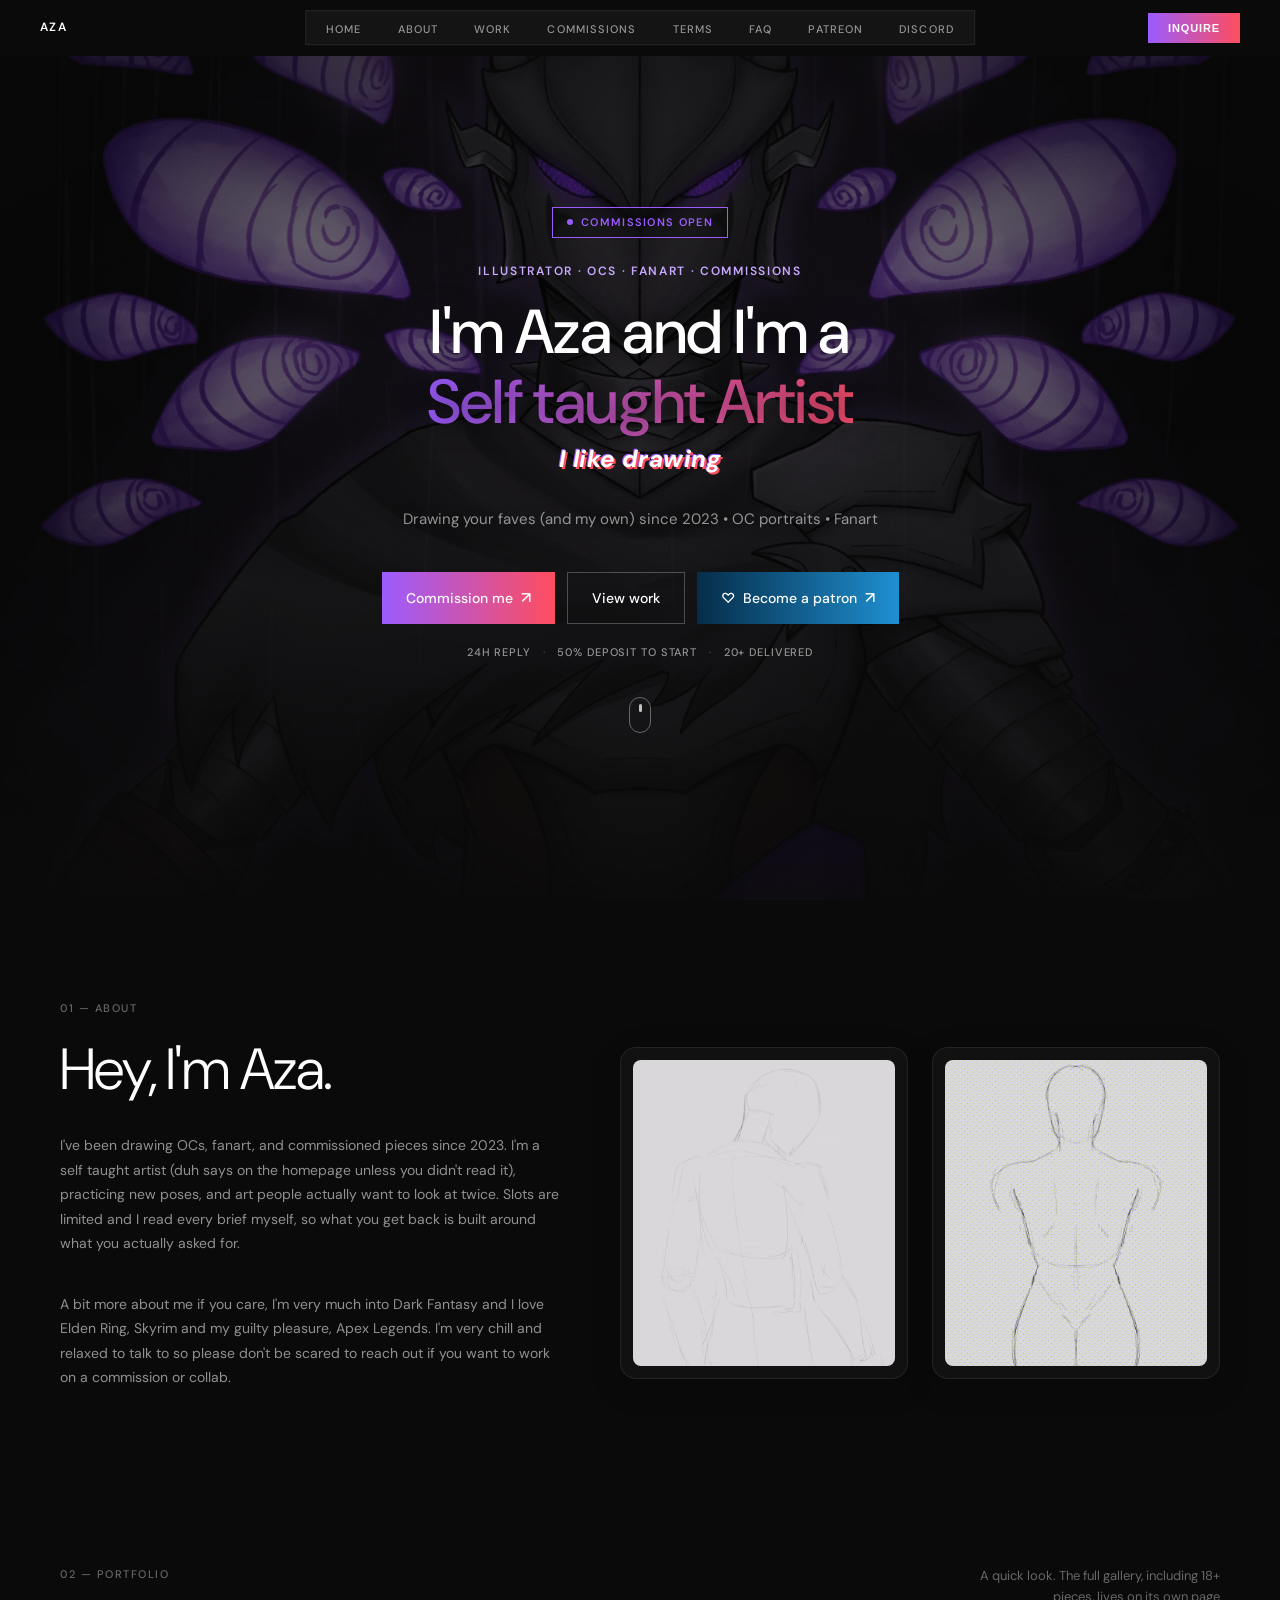
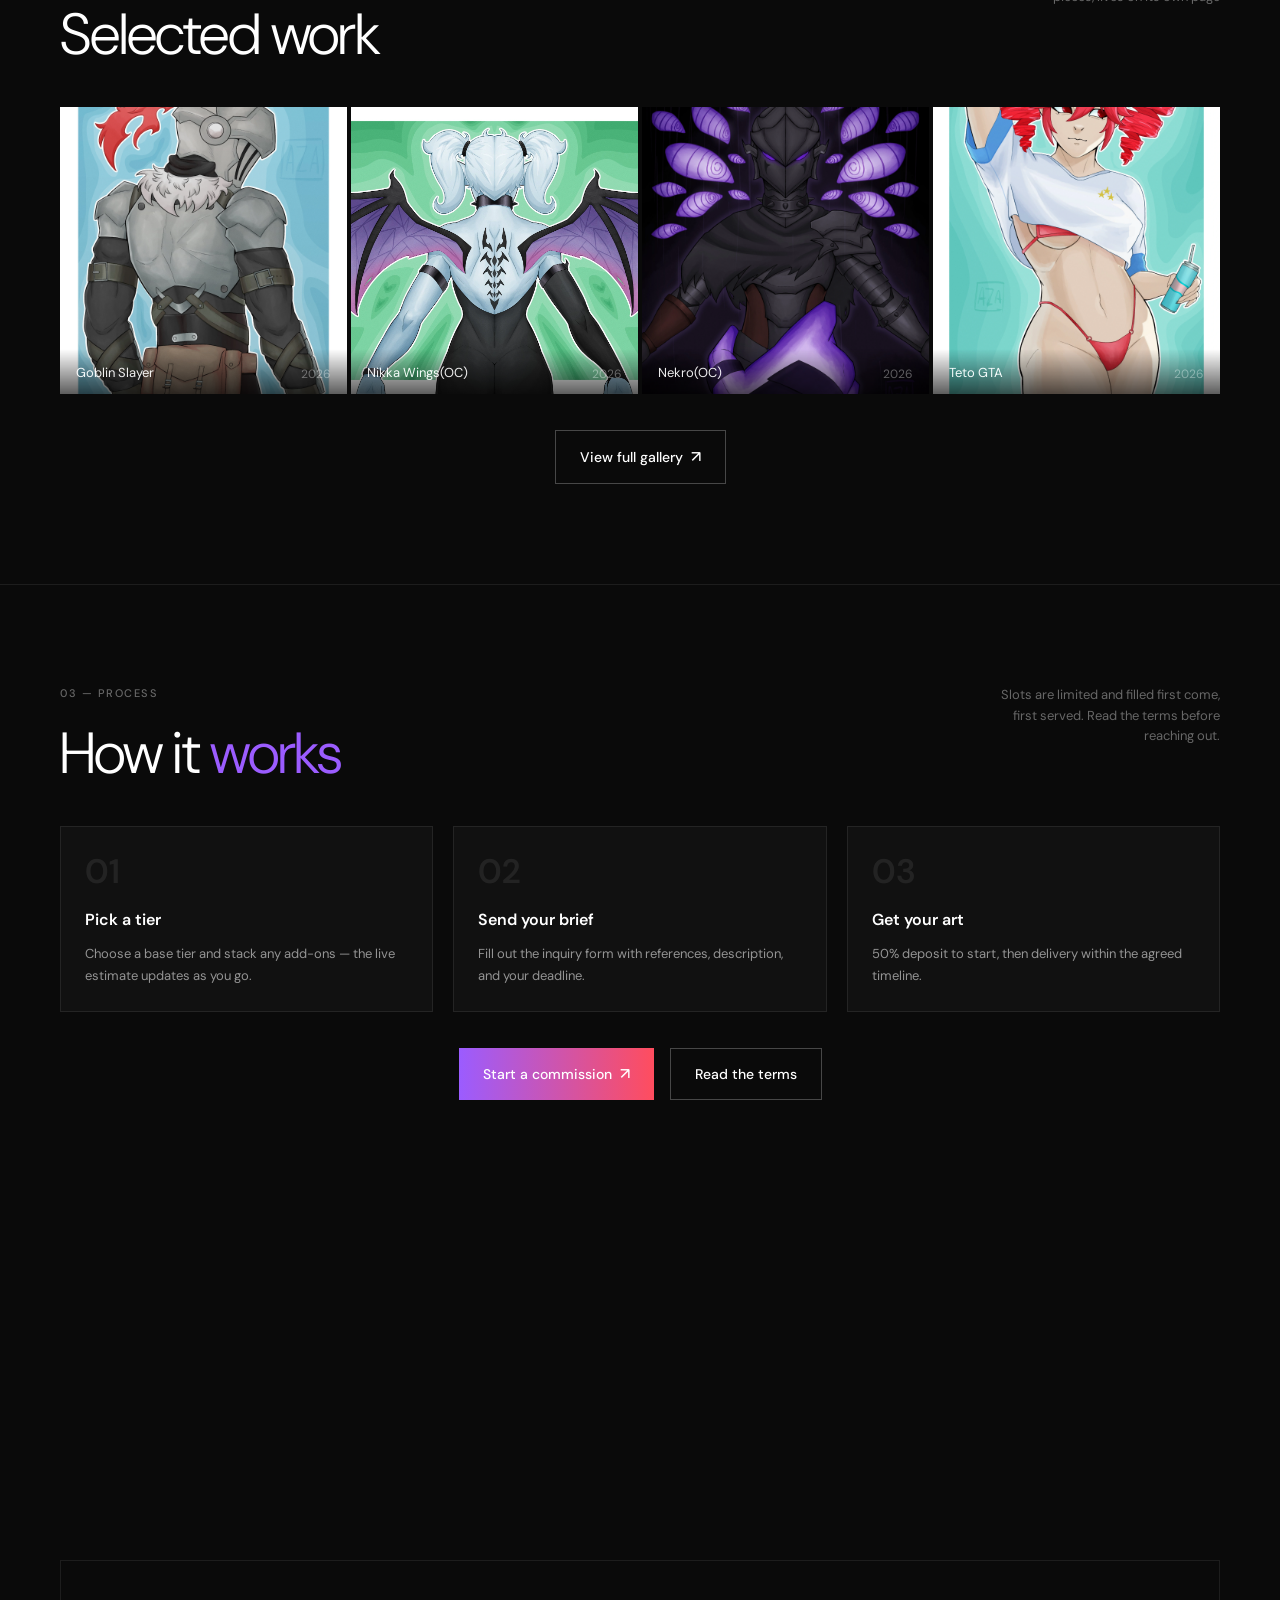
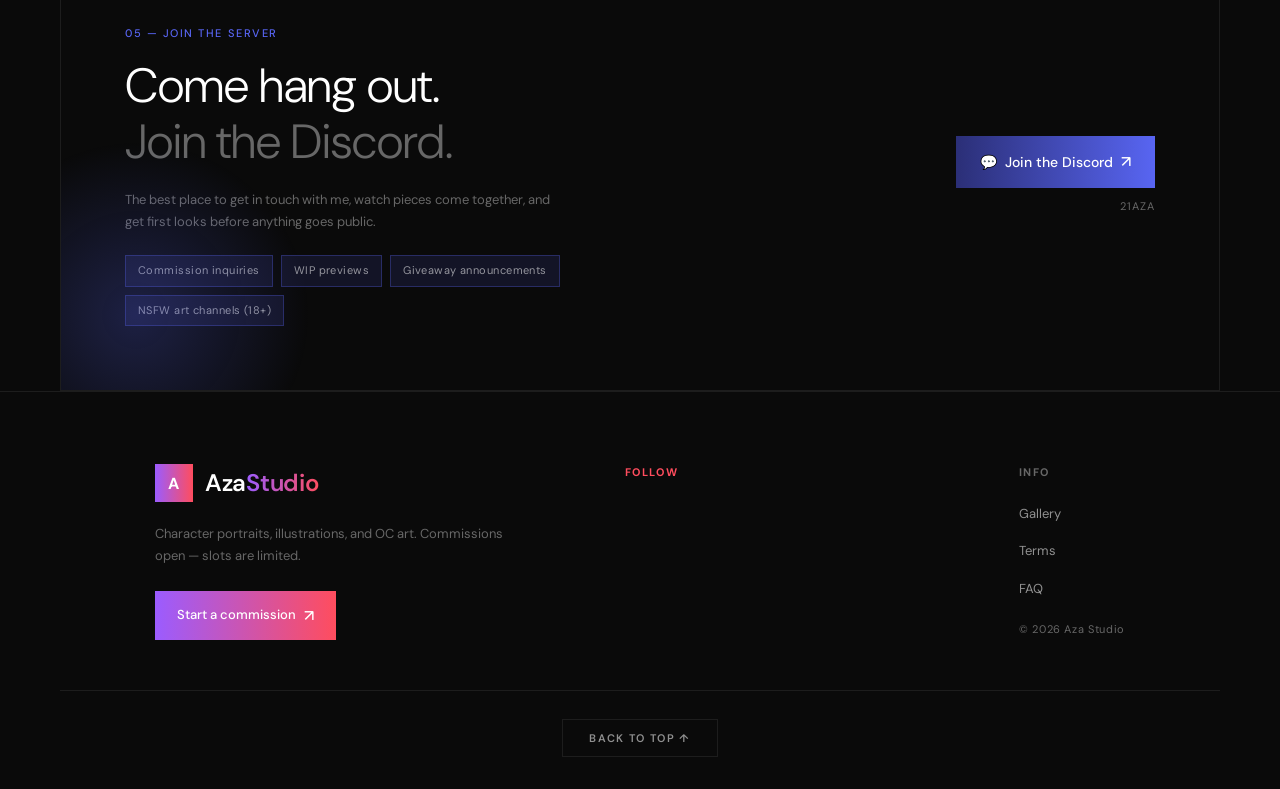
<file: index.html>
<!DOCTYPE html>
<html lang="en">
<head>
  <meta charset="UTF-8" />
  <meta name="viewport" content="width=device-width, initial-scale=1.0" />
  <title>Aza Studio</title>

  <!-- Open Graph / Social Preview -->
  <meta property="og:title" content="Aza Studio — Commissions Open" />
  <meta property="og:description" content="Character portraits, illustrations, and OC art. SFW & NSFW commissions currently open." />
  <meta property="og:image" content="https://azastudio.art/images/banner.jpg" />
  <meta property="og:type" content="website" />
  <meta name="twitter:card" content="summary_large_image" />
  <meta name="twitter:title" content="Aza Studio — Commissions Open" />
  <meta name="twitter:description" content="Character portraits, illustrations, and OC art. SFW & NSFW commissions currently open." />
  <meta name="twitter:image" content="https://azastudio.art/images/banner.jpg" />
  <meta property="og:url" content="https://azastudio.art/" />
  <link rel="canonical" href="https://azastudio.art/" />
  <script>
    (function () {
      var path = window.location.pathname;
      if (path === '/index.html') {
        window.history.replaceState(null, '', '/' + window.location.search + window.location.hash);
      } else if (/\.html$/i.test(path)) {
        var clean = path.replace(/\.html$/i, '') + window.location.search + window.location.hash;
        window.history.replaceState(null, '', clean);
      }
    })();
  </script>
  <link rel="preconnect" href="https://fonts.googleapis.com" />
  <link rel="preconnect" href="https://fonts.gstatic.com" crossorigin />
  <link href="https://fonts.googleapis.com/css2?family=Inter:wght@300;400;500;600&family=DM+Sans:wght@300;400;500&display=swap" rel="stylesheet" />
  <link href="https://fonts.googleapis.com/css2?family=Sancreek&display=swap" rel="stylesheet">
  <link rel="icon" type="image/png" href="images/favicon.webp" />
  <link rel="stylesheet" href="style.css" />
</head>
<body>

<!-- ──────────────── NAV ──────────────── -->
<nav id="navbar">
  <a class="nav-logo" href="/">Aza</a>
  <ul class="nav-links">
    <li><a href="/">Home</a></li>
    <li><a href="#about">About</a></li>
    <li><a href="/gallery">Work</a></li>
    <li><a href="/commission">Commissions</a></li>
    <li><a href="/commission#terms">Terms</a></li>
    <li><a href="/commission#faq">FAQ</a></li>
    <li><a href="#patreon">Patreon</a></li>
    <li><a href="#discord">Discord</a></li>
  </ul>
  <div class="nav-right">
    <button class="nav-hamburger" onclick="toggleMobileMenu()" aria-label="Open menu">☰</button>
    <button class="nav-inquire" onclick="window.location.href='/commission#inquiry'">Inquire</button>
  </div>
</nav>

<div class="mobile-menu" id="mobileMenu">
  <a href="/">Home</a>
  <a href="#about" onclick="closeMobileMenu()">About</a>
  <a href="/gallery">Work</a>
  <a href="/commission">Commissions</a>
  <a href="/commission#terms" onclick="closeMobileMenu()">Terms</a>
  <a href="/commission#faq" onclick="closeMobileMenu()">FAQ</a>
  <a href="#patreon" onclick="closeMobileMenu()">Patreon</a>
  <a href="#discord" onclick="closeMobileMenu()">Discord</a>
</div>

<!-- ──────────────── HERO ──────────────── -->
<section id="home">
  <div class="hero-media">
    <img class="hero-media-img" src="images/necro.webp" alt="Aza Studio featured artwork" />
    <div class="hero-scrim"></div>
    <div class="hero-content">
      <div class="status-badge">
        <span class="status-dot"></span>
        Commissions Open
      </div>
      <p class="hero-eyebrow">Illustrator · OCs · Fanart · Commissions</p>
      <h1 class="hero-headline">I'm Aza and I'm a<br><span class="hero-headline-accent">Self taught Artist</span></h1>
      <p class="hero-flourish">I like drawing </p>
      <p class="hero-desc">Drawing your faves (and my own) since 2023 • OC portraits • Fanart </p>
      <div class="btn-group">
        <a href="/commission" class="btn btn-primary">Commission me <span class="btn-arrow">↗</span></a>
        <a href="/gallery" class="btn btn-secondary">View work</a>
        <a href="https://www.patreon.com/cw/Aza21" target="_blank" rel="noopener" class="btn btn-primary btn-patreon">
			<span>♡</span> Become a patron <span class="btn-arrow">↗</span>
		</a>
      </div>
      <p class="hero-stats">24H REPLY <span class="hero-stats-sep">·</span> 50% DEPOSIT TO START <span class="hero-stats-sep">·</span> 20+ DELIVERED</p>
      <a href="#work" class="scroll-cue" aria-label="Scroll to see work"><span class="scroll-cue-dot"></span></a>
    </div>
  </div>
</section>

<!-- ──────────────── ABOUT ──────────────── -->
<section id="about" class="section" style="padding-bottom:60px;">
  <div class="about-container">
    
    <!-- 1. Text on the Left -->
    <div class="about-content">
      <p class="section-eyebrow">01 — About</p>
      <h2 class="section-title">Hey, I'm Aza.</h2>
      <p class="comm-desc" style="max-width:none;">I've been drawing OCs, fanart, and commissioned pieces since 2023. I'm a self taught artist (duh says on the homepage unless you didn't read it), practicing new poses, and art people actually want to look at twice. Slots are limited and I read every brief myself, so what you get back is built around what you actually asked for.</p>
      <p class="comm-desc" style="max-width:none;">A bit more about me if you care, I'm very much into Dark Fantasy and I love Elden Ring, Skyrim and my guilty pleasure, Apex Legends. I'm very chill and relaxed to talk to so please don't be scared to reach out if you want to work on a commission or collab.</p>
    </div>
    
    <!-- 2. Images on the Right -->
    <div class="about-images">
      <!-- New Image (Left of the GIF) -->
      <div class="about-media">
        <img src="images/goblin.gif" alt="Aza Studio Artwork 2" loading="lazy" />
      </div>

      <!-- Original GIF (Right side) -->
      <div class="about-media">
        <img src="images/wings.gif" alt="Aza Studio Artwork" loading="lazy" />
      </div>
    </div>

  </div>
</section>

<!-- ──────────────── PORTFOLIO PREVIEW ──────────────── -->
<section id="work" class="section">
  <div class="portfolio-header">
    <div>
      <p class="section-eyebrow">02 — Portfolio</p>
      <h2 class="section-title" style="margin-bottom:0">Selected work</h2>
    </div>
    <p class="portfolio-header-note">A quick look. The full gallery, including 18+ pieces, lives on its own page</p>
  </div>

  <div class="gallery">

    <div class="gallery-item" onclick="openLightbox(this)">
      <img class="art-placeholder" src="images/goblin.webp" alt="Goblin Slayer" loading="lazy" />
      <div class="gallery-caption">
        <span class="caption-title">Goblin Slayer</span>
        <span class="caption-year">2026</span>
      </div>
    </div>

    <div class="gallery-item" onclick="openLightbox(this)">
      <img class="art-placeholder" src="images/wings.webp" alt="Nikka Wings" loading="lazy" />
      <div class="gallery-caption">
        <span class="caption-title">Nikka Wings(OC)</span>
        <span class="caption-year">2026</span>
      </div>
    </div>

    <div class="gallery-item" onclick="openLightbox(this)">
      <img class="art-placeholder" src="images/necro.webp" alt="Nekro" loading="lazy" />
      <div class="gallery-caption">
        <span class="caption-title">Nekro(OC)</span>
        <span class="caption-year">2026</span>
      </div>
    </div>

    <div class="gallery-item" onclick="openLightbox(this)">
      <img class="art-placeholder" src="images/tetogta.webp" alt="Teto GTA" loading="lazy" />
      <div class="gallery-caption">
        <span class="caption-title">Teto GTA</span>
        <span class="caption-year">2026</span>
      </div>
    </div>

  </div>

  <div class="gallery-preview-footer">
    <a href="/gallery" class="btn btn-secondary">View full gallery <span class="btn-arrow">↗</span></a>
  </div>
</section>

<!-- ──────────────── HOW IT WORKS ──────────────── -->
<section id="commissions" class="section">
  <div class="portfolio-header">
    <div>
      <p class="section-eyebrow">03 — Process</p>
      <h2 class="section-title" style="margin-bottom:0">How it <span class="comm-open">works</span></h2>
    </div>
    <p class="portfolio-header-note">Slots are limited and filled first come, first served. Read the terms before reaching out.</p>
  </div>

  <div class="process-grid">
    <div class="process-step">
      <div class="process-num">01</div>
      <h3 class="process-title">Pick a tier</h3>
      <p class="process-desc">Choose a base tier and stack any add-ons — the live estimate updates as you go.</p>
    </div>
    <div class="process-step">
      <div class="process-num">02</div>
      <h3 class="process-title">Send your brief</h3>
      <p class="process-desc">Fill out the inquiry form with references, description, and your deadline.</p>
    </div>
    <div class="process-step">
      <div class="process-num">03</div>
      <h3 class="process-title">Get your art</h3>
      <p class="process-desc">50% deposit to start, then delivery within the agreed timeline.</p>
    </div>
  </div>

  <div class="gallery-preview-footer">
    <a href="/commission" class="btn btn-primary">Start a commission <span class="btn-arrow">↗</span></a>
    <a href="/commission#terms" class="btn btn-secondary">Read the terms</a>
  </div>
</section>

<!-- ──────────────── PATREON ──────────────── -->
<section id="patreon" class="section" style="padding-top:0; padding-bottom: 0;">
  <div class="patreon-box">
    <div>
      <p class="patreon-eyebrow">04 — Support me with my Patreon</p>
      <h2 class="patreon-title">
        Want more?<br>
        <span class="dim">Join the Patreon.</span>
      </h2>
      <p class="patreon-desc"> Early Access of drawings, first dibs on commission slots before they open publicly, participation in giveaways, Exclusive NSFW art streams on Discord, and more</p>
    </div>
    <div class="patreon-right">
      <a href="https://www.patreon.com/cw/Aza21" target="_blank" rel="noopener" class="btn btn-primary btn-patreon">
        <span>♡</span> Become a patron <span class="btn-arrow">↗</span>
      </a>
      <p class="patreon-price">From $1.50 to $7 usd/ month</p>
    </div>
  </div>
</section>

<!-- ──────────────── DISCORD ──────────────── -->
<section id="discord" class="section" style="padding-top:0; padding-bottom: 0;">
  <div class="discord-box">
    <div>
      <p class="discord-eyebrow">05 — Join the server</p>
      <h2 class="discord-title">
        Come hang out.<br>
        <span class="dim">Join the Discord.</span>
      </h2>
      <p class="discord-desc">The best place to get in touch with me, watch pieces come together, and get first looks before anything goes public.</p>
      <div class="discord-perks">
        <span class="discord-perk">Commission inquiries</span>
        <span class="discord-perk">WIP previews</span>
        <span class="discord-perk">Giveaway announcements</span>
        <span class="discord-perk">NSFW art channels (18+)</span>
      </div>
    </div>
    <div class="discord-right">
      <a href="https://discord.gg/382vAZsdZ4" target="_blank" rel="noopener" class="btn btn-primary btn-discord">
        <span>💬</span> Join the Discord <span class="btn-arrow">↗</span>
      </a>
      <p class="discord-members">21aza</p>
    </div>
  </div>
</section>

<!-- ──────────────── FOOTER ──────────────── -->
<footer>
  <div class="footer-top">
    <div class="footer-brand">
      <a href="/" class="footer-brand-top">
        <span class="footer-mark">A</span>
        <span class="footer-wordmark">Aza<span class="footer-wordmark-accent">Studio</span></span>
      </a>
      <p class="footer-tagline">Character portraits, illustrations, and OC art. Commissions open — slots are limited.</p>
      <a href="/commission" class="btn btn-primary footer-cta">Start a commission <span class="btn-arrow">↗</span></a>
    </div>

    <div class="footer-col">
      <p class="footer-col-title footer-col-title-accent">Follow</p>
      <div class="footer-follow-grid">
        <a href="https://x.com/Aza19art" target="_blank" rel="noopener" class="footer-link-pill">
          <span class="footer-link-icon">𝕏</span> Twitter
        </a>
        <a href="https://www.instagram.com/aza19art" target="_blank" rel="noopener" class="footer-link-pill">
          <span class="footer-link-icon">IG</span> Instagram
        </a>
        <a href="https://www.deviantart.com/azzza19art" target="_blank" rel="noopener" class="footer-link-pill">
          <span class="footer-link-icon">DA</span> DeviantArt
        </a>
        <a href="https://azza19art.newgrounds.com" target="_blank" rel="noopener" class="footer-link-pill">
          <span class="footer-link-icon">NG</span> NewGrounds
        </a>
        <a href="https://rule34.xxx/index.php?page=post&s=list&tags=aza19" target="_blank" rel="noopener" class="footer-link-pill">
          <span class="footer-link-icon">R34</span> Rule 34
        </a>
        <a href="https://www.redbubble.com/people/azzza19OG" target="_blank" rel="noopener" class="footer-link-pill">
          <span class="footer-link-icon">RB</span> Redbubble
        </a>
      </div>
    </div>

    <div class="footer-col">
      <p class="footer-col-title">Info</p>
      <ul class="footer-info-list">
        <li><a href="/gallery">Gallery</a></li>
        <li><a href="/commission#terms">Terms</a></li>
        <li><a href="/commission#faq">FAQ</a></li>
      </ul>
      <p class="footer-copyright">© 2026 Aza Studio</p>
    </div>
  </div>

  <div class="footer-bottom">
    <button type="button" class="footer-totop" onclick="window.scrollTo({top:0,behavior:'smooth'})">Back to top ↑</button>
  </div>
</footer>

<!-- ──────────────── BACK TO TOP ──────────────── -->
<button class="back-to-top" id="backToTop" onclick="window.scrollTo({top:0,behavior:'smooth'})" aria-label="Back to top">↑</button>

<!-- ──────────────── LIGHTBOX ──────────────── -->
<div class="lightbox" id="lightbox" onclick="closeLightbox(event)">
  <div class="lightbox-inner">
    <button class="lightbox-close" onclick="closeLightbox()">✕</button>
    <div id="lightbox-content"></div>
    <div class="lightbox-meta">
      <span id="lightbox-title"></span>
      <span id="lightbox-year"></span>
    </div>
  </div>
</div>

<script src="script.js"></script>
</body>
</html>
</file>
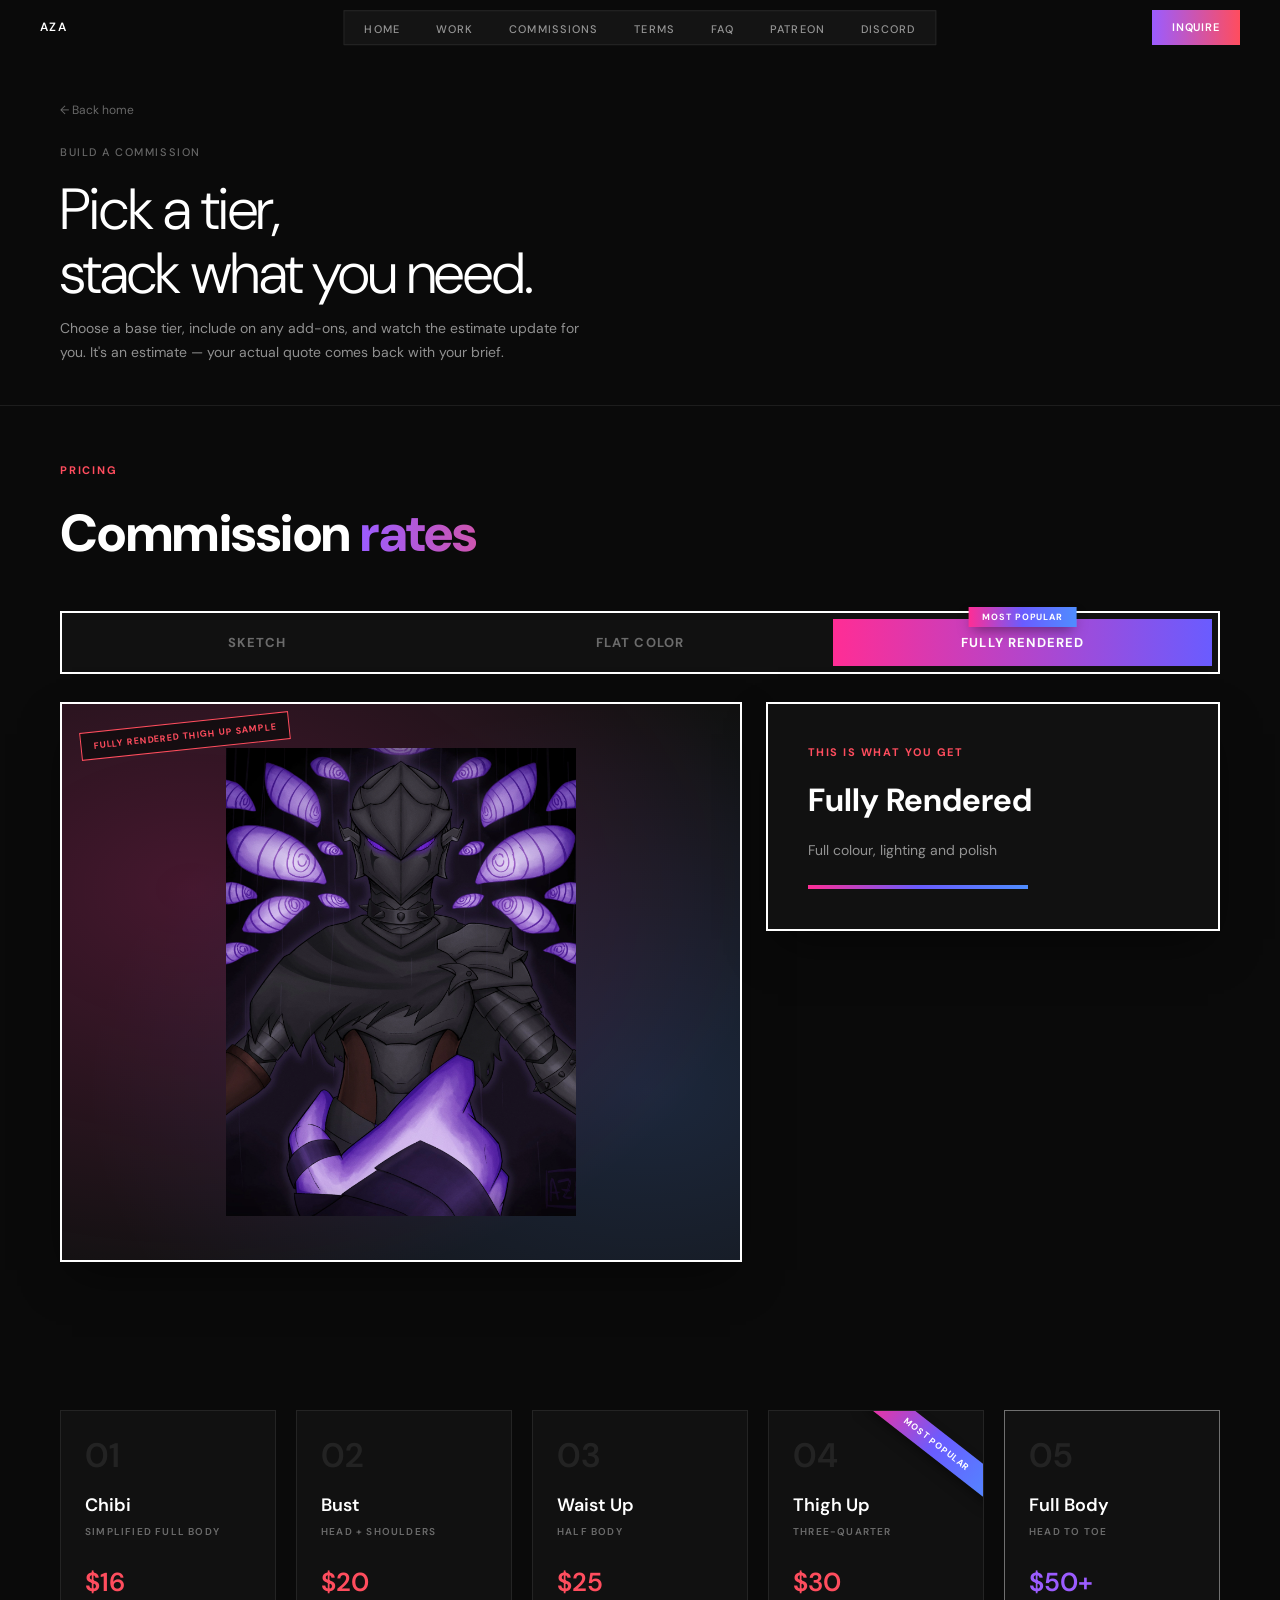
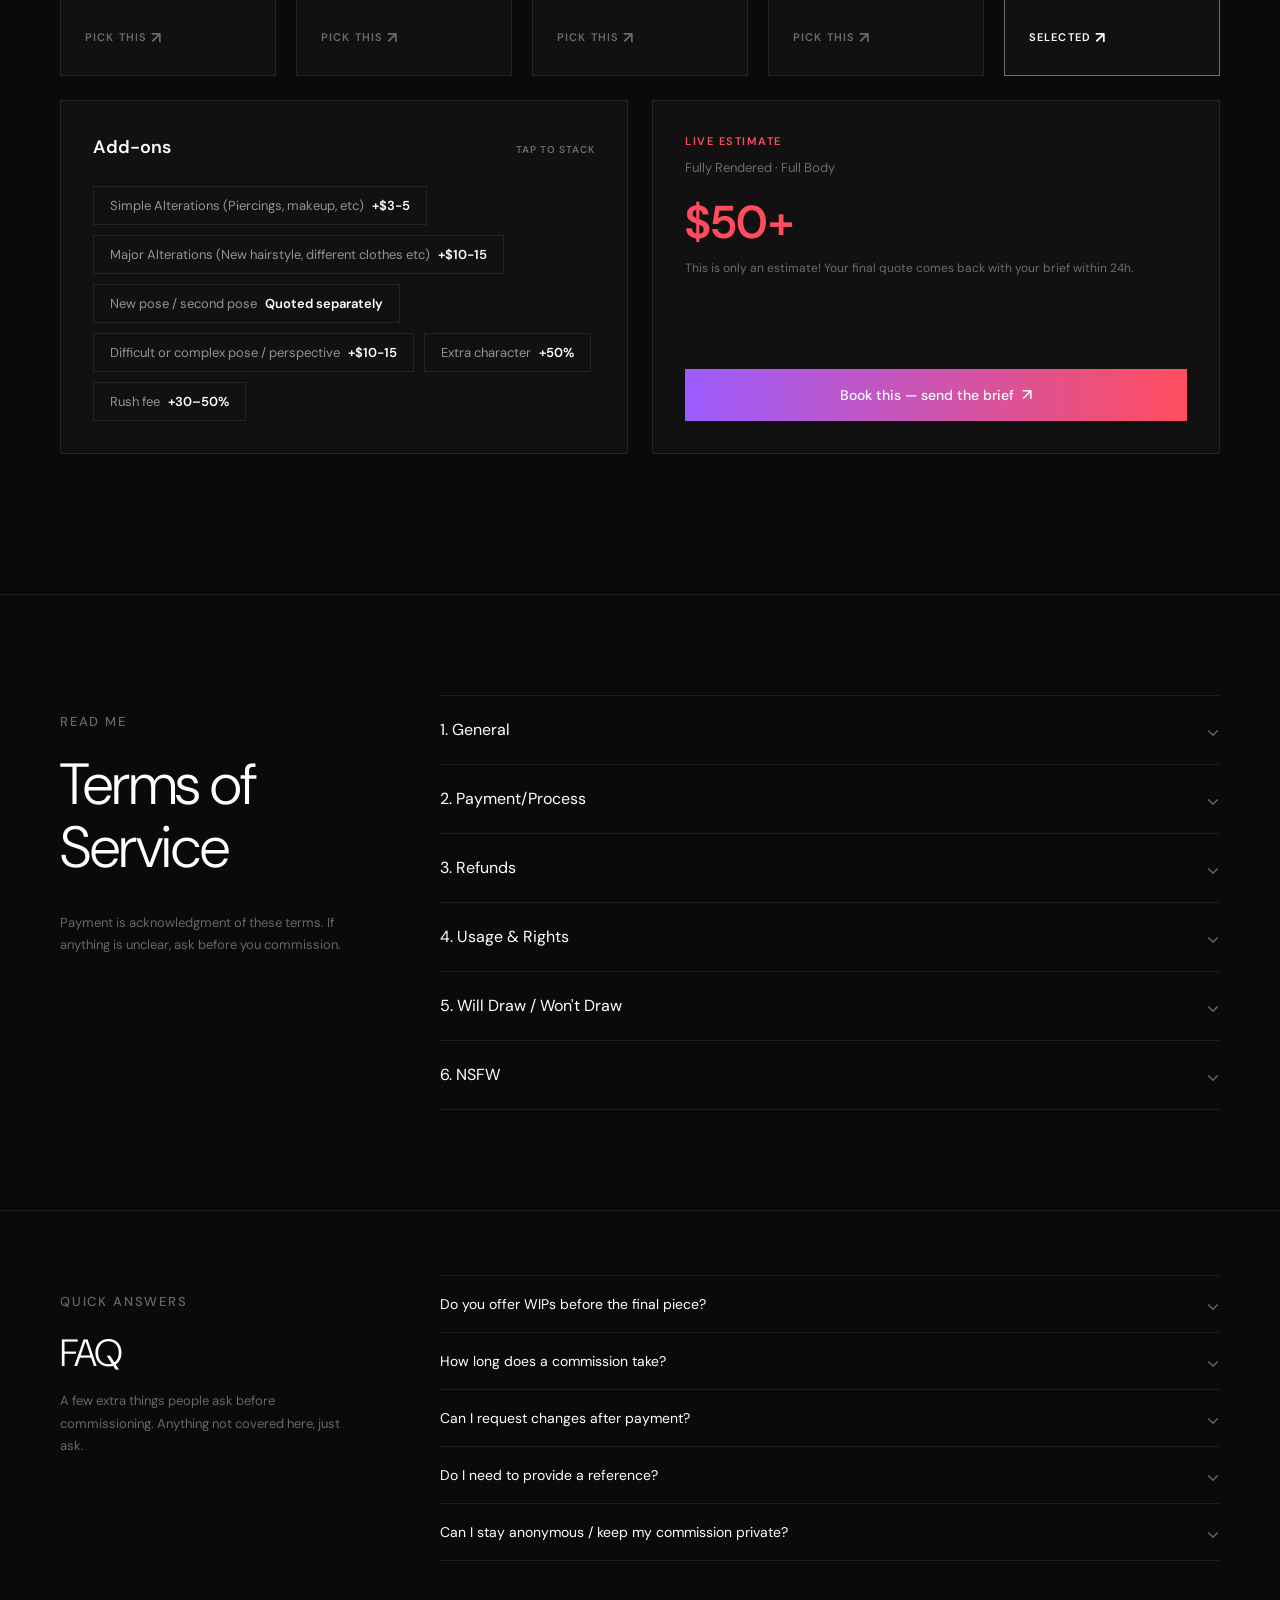
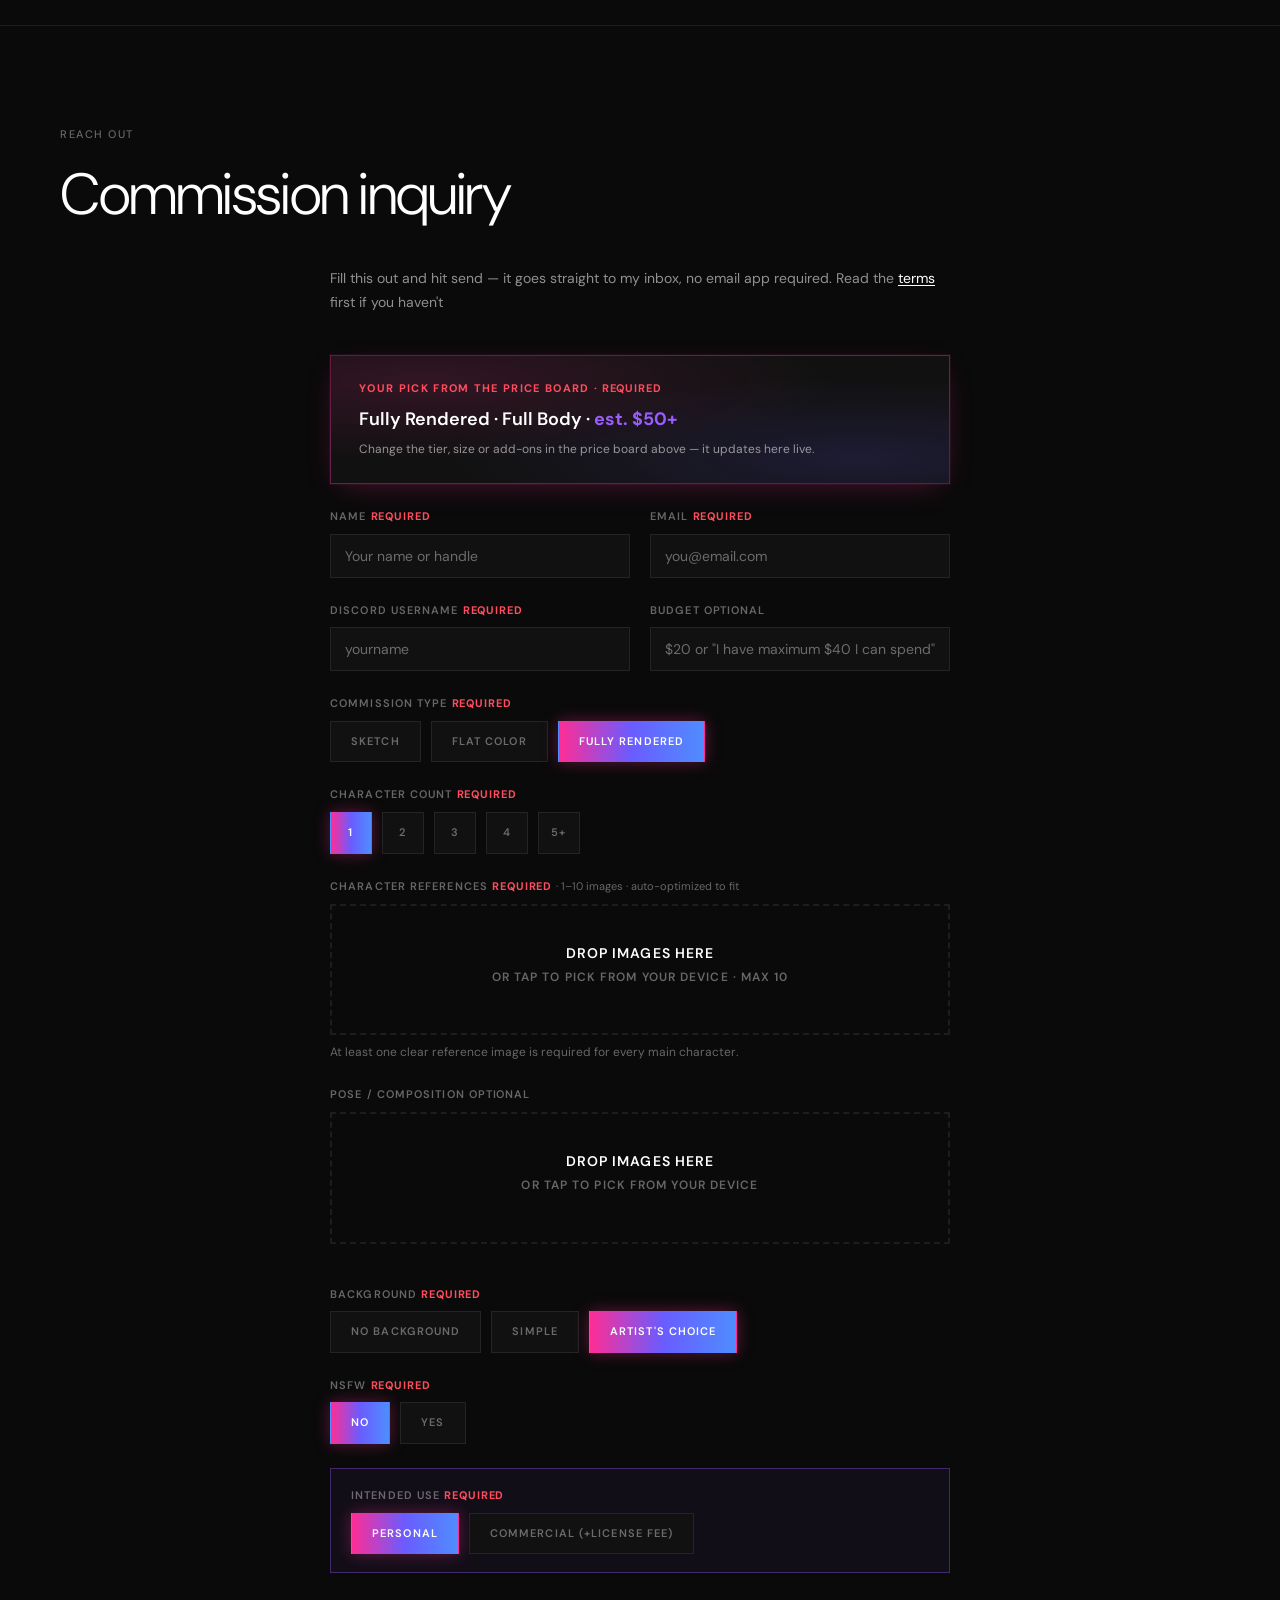
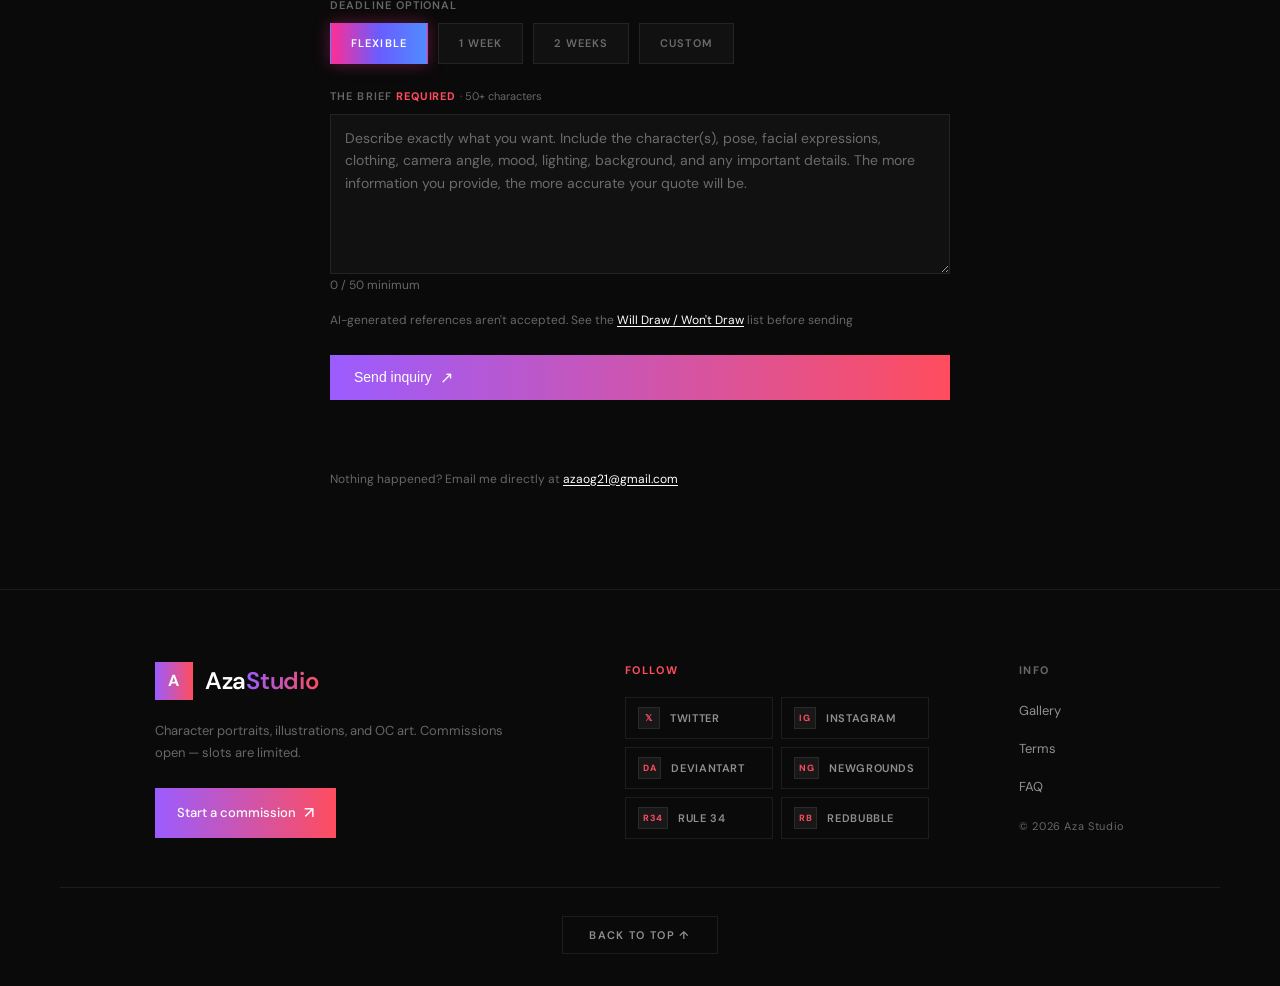
<file: commission.html>
<!DOCTYPE html>
<html lang="en">
<head>
  <meta charset="UTF-8" />
  <meta name="viewport" content="width=device-width, initial-scale=1.0" />
  <title>Build a Commission — Aza</title>

  <!-- Open Graph / Social Preview -->
  <meta property="og:title" content="Aza Studio — Build a Commission" />
  <meta property="og:description" content="Pick a tier, stack add-ons, see a live estimate, then send the brief." />
  <meta property="og:image" content="https://azastudio.art/images/banner.jpg" />
  <meta property="og:type" content="website" />
  <meta name="twitter:card" content="summary_large_image" />
  <meta name="twitter:title" content="Aza Studio — Build a Commission" />
  <meta name="twitter:description" content="Pick a tier, stack add-ons, see a live estimate, then send the brief." />
  <meta name="twitter:image" content="https://azastudio.art/images/banner.jpg" />
  <meta property="og:url" content="https://azastudio.art/commission" />
  <link rel="canonical" href="https://azastudio.art/commission" />
  <script>
    /* GitHub Pages happily serves this same page at the extension-less URL,
       it just doesn't redirect the .html version away on its own — so if
       someone lands here via an old .html link, silently clean the address
       bar (no reload, no redirect loop) so future copies/shares/bookmarks
       drop the .html. */
    (function () {
      var path = window.location.pathname;
      if (/\.html$/i.test(path)) {
        var clean = path.replace(/\.html$/i, '') + window.location.search + window.location.hash;
        window.history.replaceState(null, '', clean === '' ? '/' : clean);
      }
    })();
  </script>
  <link rel="preconnect" href="https://fonts.googleapis.com" />
  <link rel="preconnect" href="https://fonts.gstatic.com" crossorigin />
  <link href="https://fonts.googleapis.com/css2?family=Inter:wght@300;400;500;600&family=DM+Sans:wght@300;400;500&display=swap" rel="stylesheet" />
  <link href="https://fonts.googleapis.com/css2?family=Sancreek&display=swap" rel="stylesheet">
  <link rel="icon" type="image/png" href="images/favicon.webp" />
  <link rel="stylesheet" href="style.css" />
</head>
<body>

<!-- ──────────────── NAV ──────────────── -->
<nav id="navbar">
  <a class="nav-logo" href="/">Aza</a>
  <ul class="nav-links">
    <li><a href="/">Home</a></li>
    <li><a href="/gallery">Work</a></li>
    <li><a href="/commission">Commissions</a></li>
    <li><a href="#terms">Terms</a></li>
    <li><a href="#faq">FAQ</a></li>
    <li><a href="/#patreon">Patreon</a></li>
    <li><a href="/#discord">Discord</a></li>
  </ul>
  <div class="nav-right">
    <button class="nav-hamburger" onclick="toggleMobileMenu()" aria-label="Open menu">☰</button>
    <a class="nav-inquire" href="#inquiry">Inquire</a>
  </div>
</nav>

<div class="mobile-menu" id="mobileMenu">
  <a href="/">Home</a>
  <a href="/gallery">Work</a>
  <a href="#terms" onclick="closeMobileMenu()">Terms</a>
  <a href="#faq" onclick="closeMobileMenu()">FAQ</a>
  <a href="/#patreon" onclick="closeMobileMenu()">Patreon</a>
  <a href="/#discord" onclick="closeMobileMenu()">Discord</a>
</div>

<!-- ──────────────── PAGE HERO ──────────────── -->
<section class="page-hero">
  <a href="/" class="page-hero-back">← Back home</a>
  <p class="section-eyebrow">Build a commission</p>
  <h1 class="section-title" style="margin-bottom:12px">Pick a tier,<br>stack what you need.</h1>
  <p style="font-size:14px;color:var(--subdued);max-width:520px;line-height:1.7">Choose a base tier, include on any add-ons, and watch the estimate update for you. It's an estimate — your actual quote comes back with your brief.</p>
</section>

<!-- ──────────────── COMMISSION RATES ──────────────── -->
<section class="section rates-section">
  <div class="rates-header">
    <div>
      <p class="rates-eyebrow">Pricing</p>
      <h2 class="rates-title">Commission <span class="rates-title-accent">rates</span></h2>
    </div>
  </div>

  <div class="rates-tabs-wrap">
    <div class="rates-tabs">
      <button type="button" class="rates-tab" data-rate="sketch" onclick="selectRateTab(this)">Sketch</button>
      <button type="button" class="rates-tab" data-rate="flat" onclick="selectRateTab(this)">Flat Color</button>
      <button type="button" class="rates-tab active" data-rate="rendered" onclick="selectRateTab(this)"><span class="tab-ribbon">Most Popular</span>Fully Rendered</button>
    </div>
  </div>

  <div class="rates-panels">
    <div class="rates-preview">
      <span class="rates-preview-tag" id="rates-preview-tag">Fully Rendered thigh up Sample</span>
      <div class="rates-preview-art">
        <div class="rates-preview-slot" data-rate-slot="sketch">
          <img src="images/sketch2.png" alt="Sketch preview" loading="lazy"
            onerror="this.style.display='none'; this.nextElementSibling.style.display='flex';" />
          <div class="rates-preview-placeholder" style="display:none;">
            <span>sketch-preview.webp</span>
          </div>
        </div>
        <div class="rates-preview-slot" data-rate-slot="flat">
          <img src="images/flat.png" alt="Flat color preview" loading="lazy"
            onerror="this.style.display='none'; this.nextElementSibling.style.display='flex';" />
          <div class="rates-preview-placeholder" style="display:none;">
            <span>flat-color-preview.webp</span>
          </div>
        </div>
        <div class="rates-preview-slot active" data-rate-slot="rendered">
          <img src="images/necro.webp" alt="Fully rendered preview" loading="lazy"
            onerror="this.style.display='none'; this.nextElementSibling.style.display='flex';" />
          <div class="rates-preview-placeholder" style="display:none;">
            <span>rendered-preview.webp</span>
          </div>
        </div>
      </div>
    </div>
    <div class="rates-info">
      <p class="rates-info-eyebrow">This is what you get</p>
      <h3 class="rates-info-title" id="rates-info-title">Fully Rendered</h3>
      <p class="rates-info-desc" id="rates-info-desc">Full colour, lighting and polish</p>
      <div class="rates-info-bar"></div>
    </div>
  </div>
</section>

<!-- ──────────────── TIERS ──────────────── -->
<section class="section" style="padding-top:24px">

  <div class="tier-grid">
	  <div class="tier-card reveal" data-tier="chibi" onclick="selectTier(this)">
      <div class="tier-num">01</div>
      <div class="tier-title">Chibi</div>
      <div class="tier-sub">Simplified Full Body</div>
      <div class="tier-price">$16</div>
      <div class="tier-pick">Pick this <span class="btn-arrow">↗</span></div>
    </div>
	
    <div class="tier-card reveal" data-tier="bust" onclick="selectTier(this)">
      <div class="tier-num">02</div>
      <div class="tier-title">Bust</div>
      <div class="tier-sub">Head + Shoulders</div>
      <div class="tier-price">$20</div>
      <div class="tier-pick">Pick this <span class="btn-arrow">↗</span></div>
    </div>

    <div class="tier-card reveal" data-tier="waist" onclick="selectTier(this)">
      <div class="tier-num">03</div>
      <div class="tier-title">Waist Up</div>
      <div class="tier-sub">Half Body</div>
      <div class="tier-price">$25</div>
      <div class="tier-pick">Pick this <span class="btn-arrow">↗</span></div>
    </div>

    <div class="tier-card reveal popular" data-tier="thigh" onclick="selectTier(this)">
      <span class="tier-ribbon">Most Popular</span>
      <div class="tier-num">04</div>
      <div class="tier-title">Thigh Up</div>
      <div class="tier-sub">Three-Quarter</div>
      <div class="tier-price">$30</div>
      <div class="tier-pick">Pick this <span class="btn-arrow">↗</span></div>
    </div>

    <div class="tier-card reveal selected" data-tier="full" onclick="selectTier(this)">
      <div class="tier-num">05</div>
      <div class="tier-title">Full Body</div>
      <div class="tier-sub">Head to Toe</div>
      <div class="tier-price">$50</div>
      <div class="tier-pick">Selected <span class="btn-arrow">↗</span></div>
    </div>

  </div>

  <!-- ──────────────── ADD-ONS + LIVE ESTIMATE ──────────────── -->
  <div class="builder-grid">

    <div class="addons-box reveal">
      <div class="addons-header">
        <h3>Add-ons</h3>
        <span class="addons-hint">Tap to stack</span>
      </div>
      <div class="addons-list">
        <button type="button" class="addon-pill" data-addon="simple" data-label="Simple Alterations" onclick="toggleAddon(this)">Simple Alterations (Piercings, makeup, etc) <strong>+$3-5</strong></button>
        <button type="button" class="addon-pill" data-addon="major" data-label="Major Alterations" onclick="toggleAddon(this)">Major Alterations (New hairstyle, different clothes etc) <strong>+$10-15</strong></button>
        <button type="button" class="addon-pill" data-addon="newpose" data-label="New pose / new composition" onclick="toggleAddon(this)">New pose / second pose <strong>Quoted separately</strong></button>
        <button type="button" class="addon-pill" data-addon="complex" data-label="Complex pose / perspective" onclick="toggleAddon(this)">Difficult or complex pose / perspective <strong>+$10-15</strong></button>
        <button type="button" class="addon-pill" data-addon="extra" data-label="Extra character" onclick="toggleAddon(this)">Extra character <strong>+50%</strong></button>
        <button type="button" class="addon-pill" data-addon="rush" data-label="Rush fee" onclick="toggleAddon(this)">Rush fee <strong>+30–50%</strong></button>
      </div>
    </div>

    <div class="estimate-box reveal">
      <div>
        <p class="estimate-eyebrow">Live estimate</p>
        <p class="estimate-sub"><span id="estimate-sub-type">Fully Rendered</span> · <span id="estimate-sub-tier">Full Body</span></p>
        <div class="estimate-price" id="estimate-price">$50+</div>
        <p class="estimate-note">This is only an estimate! Your final quote comes back with your brief within 24h.</p>
      </div>
      <a href="#inquiry" class="btn btn-primary estimate-cta" id="estimate-cta">Book this — send the brief <span class="btn-arrow">↗</span></a>
    </div>

  </div>

</section>

<!-- ──────────────── TERMS ──────────────── -->
<section id="terms" class="section" style="border-top:1px solid var(--border)">
  <div class="terms-grid">
    <div class="terms-left">
      <p class="section-eyebrow">Read Me</p>
      <h2 class="section-title">Terms of<br>Service</h2>
      <p>Payment is acknowledgment of these terms. If anything is unclear, ask before you commission.</p>
    </div>

    <div class="accordion">

      <div class="accordion-item">
        <button class="accordion-toggle" onclick="toggleAccordion(this)">
          1. General
          <span class="accordion-icon">⌄</span>
        </button>
        <div class="accordion-body">
          <p>All commissions are for personal use only unless a commercial license is purchased. I reserve the right to decline a commission if I see fit. Slots are transferable only before payment. Illustrations I make will not be posted publicly unless I have permission from the commissioner.</p>
        </div>
      </div>

      <div class="accordion-item">
        <button class="accordion-toggle" onclick="toggleAccordion(this)">
          2. Payment/Process
          <span class="accordion-icon">⌄</span>
        </button>
        <div class="accordion-body">
          <p>Prices are listed in USD and paid via PayPal. Prices can be negotiable if the request doesn't sound too unreasonable. Payment is made in two installments: the first half after we confirm the sketch, and the second half after I send a preview of the finished piece. Once full payment is received, I'll send a Google Drive folder with the final art, the save file, the timelapse, and any alts included in the commission.</p>
        </div>
      </div>

      <div class="accordion-item">
        <button class="accordion-toggle" onclick="toggleAccordion(this)">
          3. Refunds
          <span class="accordion-icon">⌄</span>
        </button>
        <div class="accordion-body">
          <p>Once a sketch is delivered, no refunds will be issued. If I am unable to complete your commission due to personal circumstances, a full refund will be provided.</p>
        </div>
      </div>

      <div class="accordion-item">
        <button class="accordion-toggle" onclick="toggleAccordion(this)">
          4. Usage &amp; Rights
          <span class="accordion-icon">⌄</span>
        </button>
        <div class="accordion-body">
          <p>You may use the artwork for personal use, profile pictures, and non-commercial sharing with credit. Commercial use (merchandise, games, books) requires a commercial license discussed at time of commission. Do not remove my signature or claim the work as your own.</p>
        </div>
      </div>

      <div class="accordion-item">
        <button class="accordion-toggle" onclick="toggleAccordion(this)">
          5. Will Draw / Won't Draw
          <span class="accordion-icon">⌄</span>
        </button>
        <div class="accordion-body">
          <p><strong style="color:var(--text)">Will draw:</strong> Illustrations, pinups, portraits, sfw/nsfw, OC's, sketches, linearts, Simple backgrounds (swirls, paint splatter, zoomed out character etc), I'm not a furry artist but I will draw Furry Art if requested, thumbnails and full colors/renders.<br><br><strong style="color:var(--text)">Won't draw:</strong> Loli/Shota (in any context), Real people in NSFW scenarios, Hate symbols, Revenge Porn, Logos, Things outside of my artstyle (for example: photorealism, environments, etc.), Heavy fetishes like Scat, Inflation, Vore, or something that would make me uncomfortable, Exaggerated sized genitalia, Non consensual, AI generated references for commissions, anything else feel free to ask</p>
        </div>
      </div>

      <div class="accordion-item">
        <button class="accordion-toggle" onclick="toggleAccordion(this)">
          6. NSFW
          <span class="accordion-icon">⌄</span>
        </button>
        <div class="accordion-body">
          <p>NSFW commissions are available to verified adult (18+) clients only. By commissioning NSFW content you confirm you are 18 or over.</p>
        </div>
      </div>

    </div>
  </div>
</section>

<!-- ──────────────── FAQ ──────────────── -->
<section id="faq" class="section faq-section">
  <div class="terms-grid faq-grid">
    <div class="terms-left">
      <p class="section-eyebrow">Quick Answers</p>
      <h2 class="section-title">FAQ</h2>
      <p>A few extra things people ask before commissioning. Anything not covered here, just ask.</p>
    </div>

    <div class="accordion faq-accordion">

      <div class="accordion-item">
        <button class="accordion-toggle" onclick="toggleAccordion(this)">
          Do you offer WIPs before the final piece?
          <span class="accordion-icon">⌄</span>
        </button>
        <div class="accordion-body">
          <p>Yes! you'll see a sketch for approval before I move on, and a preview before final delivery. See the Payment/Process terms above for how this ties into payment.</p>
        </div>
      </div>

      <div class="accordion-item">
        <button class="accordion-toggle" onclick="toggleAccordion(this)">
          How long does a commission take?
          <span class="accordion-icon">⌄</span>
        </button>
        <div class="accordion-body">
          <p>It depends on complexity and my current queue, but most pieces are completed within 3 days of the sketch being approved. I'll give you a clearer estimate once I know the scope of your piece.</p>
        </div>
      </div>

      <div class="accordion-item">
        <button class="accordion-toggle" onclick="toggleAccordion(this)">
          Can I request changes after payment?
          <span class="accordion-icon">⌄</span>
        </button>
        <div class="accordion-body">
          <p>Minor tweaks during the sketch stage are fine and expected. Larger changes once linework or color has started may affect the price or timeline, so it's best to lock in the concept at the sketch stage.</p>
        </div>
      </div>

      <div class="accordion-item">
        <button class="accordion-toggle" onclick="toggleAccordion(this)">
          Do I need to provide a reference?
          <span class="accordion-icon">⌄</span>
        </button>
        <div class="accordion-body">
          <p>References help a lot, especially for OCs, character sheets, existing art, or a clear written description all work. Just note that AI-generated references aren't accepted for commissions.</p>
        </div>
      </div>

      <div class="accordion-item">
        <button class="accordion-toggle" onclick="toggleAccordion(this)">
          Can I stay anonymous / keep my commission private?
          <span class="accordion-icon">⌄</span>
        </button>
        <div class="accordion-body">
          <p>Yes. Your commission won't be posted publicly unless you give permission. Please see the General terms above for details.</p>
        </div>
      </div>

    </div>
  </div>
</section>

<!-- ──────────────── REVIEWS ──────────────── -->
<!--<section id="reviews" class="section" style="border-top:1px solid var(--border)">
  <p class="section-eyebrow">Client Reviews</p>
  <h2 class="section-title" style="margin-bottom:36px">Recent <span class="rates-title-accent">reviews</span></h2>

  <div class="reviews-grid">
    <div class="review-image reveal">
      <img src="images/comm1.webp" alt="Client review" loading="lazy"
        onerror="this.style.display='none'; this.nextElementSibling.style.display='flex';" />
      <div class="review-image-placeholder" style="display:none;">
        <span>comm1.webp</span>
      </div>
    </div>
    <div class="review-image reveal">
      <img src="images/review-2.webp" alt="Client review" loading="lazy"
        onerror="this.style.display='none'; this.nextElementSibling.style.display='flex';" />
      <div class="review-image-placeholder" style="display:none;">
        <span>review-2.webp</span>
      </div>
    </div>
    <div class="review-image reveal">
      <img src="images/review-3.webp" alt="Client review" loading="lazy"
        onerror="this.style.display='none'; this.nextElementSibling.style.display='flex';" />
      <div class="review-image-placeholder" style="display:none;">
        <span>review-3.webp</span>
      </div>
    </div>
  </div>-->

  <!-- Written reviews — edit the quote/author text for each card below -->
 <!-- <p class="reviews-text-label">In their words</p>
  <div class="reviews-text-grid">
    <div class="review-text-card reveal">
      <p class="review-text-quote">Looks amazing!!! I think it's perfect</p>
      <p class="review-text-author">— Anonymous</p>
    </div>
    <div class="review-text-card reveal">
      <p class="review-text-quote">penis music</p>
      <p class="review-text-author">— Client name</p>
    </div>
    <div class="review-text-card reveal">
      <p class="review-text-quote">megaballs</p>
      <p class="review-text-author">— Client name</p>
    </div>
  </div>
</section>-->

<!-- ──────────────── INQUIRY ──────────────── -->
<section id="inquiry" class="section" style="border-top:1px solid var(--border)">
  <p class="section-eyebrow">Reach Out</p>
  <h2 class="section-title" style="margin-bottom:0">Commission inquiry</h2>

  <div class="inquiry-wrap" style="padding-top:40px">
    <p class="inquiry-intro">Fill this out and hit send — it goes straight to my inbox, no email app required. Read the <a href="#terms">terms</a> first if you haven't</p>

    <form id="inquiry-form" class="inquiry-form" action="https://formsubmit.co/azaog21@gmail.com" method="POST" enctype="multipart/form-data">

      <input type="hidden" name="_subject" value="New commission inquiry — Aza Studio" />
      <input type="hidden" name="_template" value="table" />
      <input type="hidden" name="_captcha" value="false" />
      <input type="hidden" name="_next" value="https://azastudio.art/commission?sent=true#inquiry" />
      <input type="text" name="_honey" style="display:none" tabindex="-1" autocomplete="off" />

      <!-- ── Live summary, synced with the price board above ── -->
      <div class="inq-summary">
        <p class="inq-summary-eyebrow">Your pick from the price board <span class="inq-req">· required</span></p>
        <p class="inq-summary-title"><span id="inquiry-summary-type">Fully Rendered</span> · <span id="inquiry-summary-tier">Full Body</span> · <span class="inq-summary-price">est. <span id="inquiry-summary-price">$150+</span></span></p>
        <p class="inq-summary-note">Change the tier, size or add-ons in the price board above — it updates here live.</p>
        <input type="hidden" id="inquiry-summary-input" name="pick" value="" />
      </div>

      <div class="form-row-2">
        <div class="form-row">
          <label for="inquiry-name">Name <span class="inq-req">required</span></label>
          <input type="text" id="inquiry-name" name="name" placeholder="Your name or handle" required />
        </div>
        <div class="form-row">
          <label for="inquiry-email">Email <span class="inq-req">required</span></label>
          <input type="email" id="inquiry-email" name="email" placeholder="you@email.com" required />
        </div>
      </div>

      <div class="form-row-2">
        <div class="form-row">
          <label for="inquiry-discord">Discord username <span class="inq-req">required</span></label>
          <input type="text" id="inquiry-discord" name="discord" placeholder="yourname" required />
        </div>
        <div class="form-row">
          <label for="inquiry-budget">Budget <span class="inq-opt">optional</span></label>
          <input type="text" id="inquiry-budget" name="budget" placeholder='$20 or "I have maximum $40 I can spend"' />
        </div>
      </div>

      <div class="form-row">
        <span class="form-label-static">Commission type <span class="inq-req">required</span></span>
        <div class="pill-group">
          <input type="radio" id="ctype-sketch" name="type" value="Sketch" class="pill-radio" checked />
          <label for="ctype-sketch" class="pill-label">Sketch</label>
          <input type="radio" id="ctype-flat" name="type" value="Flat Color" class="pill-radio" />
          <label for="ctype-flat" class="pill-label">Flat Color</label>
          <input type="radio" id="ctype-rendered" name="type" value="Fully Rendered" class="pill-radio" />
          <label for="ctype-rendered" class="pill-label">Fully Rendered</label>
        </div>
      </div>

      <div class="form-row">
        <span class="form-label-static">Character count <span class="inq-req">required</span></span>
        <div class="pill-group">
          <input type="radio" id="ccount-1" name="character_count" value="1" class="pill-radio" checked />
          <label for="ccount-1" class="pill-label pill-round">1</label>
          <input type="radio" id="ccount-2" name="character_count" value="2" class="pill-radio" />
          <label for="ccount-2" class="pill-label pill-round">2</label>
          <input type="radio" id="ccount-3" name="character_count" value="3" class="pill-radio" />
          <label for="ccount-3" class="pill-label pill-round">3</label>
          <input type="radio" id="ccount-4" name="character_count" value="4" class="pill-radio" />
          <label for="ccount-4" class="pill-label pill-round">4</label>
          <input type="radio" id="ccount-5" name="character_count" value="5+" class="pill-radio" />
          <label for="ccount-5" class="pill-label pill-round">5+</label>
        </div>
      </div>

      <div class="form-row">
        <span class="form-label-static">Character references <span class="inq-req">required</span> <span class="inq-meta">· 1–10 images · auto-optimized to fit</span></span>
        <label for="inquiry-refs" class="inq-dropzone" id="inquiry-refs-zone">
          <input type="file" id="inquiry-refs" accept="image/*" multiple required class="inq-file-input" />
          <span class="inq-dropzone-title">Drop images here</span>
          <span class="inq-dropzone-sub">or tap to pick from your device · max 10</span>
          <span class="inq-dropzone-files" id="inquiry-refs-files"></span>
        </label>
        <p class="inquiry-note" style="margin-top:0">At least one clear reference image is required for every main character.</p>
      </div>

      <div class="form-row">
        <span class="form-label-static">Pose / composition <span class="inq-opt">optional</span></span>
        <label for="inquiry-pose" class="inq-dropzone" id="inquiry-pose-zone">
          <input type="file" id="inquiry-pose" accept="image/*" multiple class="inq-file-input" />
          <span class="inq-dropzone-title">Drop images here</span>
          <span class="inq-dropzone-sub">or tap to pick from your device</span>
          <span class="inq-dropzone-files" id="inquiry-pose-files"></span>
        </label>
        <p class="inq-upload-status" id="inquiry-upload-status" aria-live="polite"></p>
      </div>

      <div class="form-row">
        <span class="form-label-static">Background <span class="inq-req">required</span></span>
        <div class="pill-group">
          <input type="radio" id="bg-none" name="background" value="No background" class="pill-radio" />
          <label for="bg-none" class="pill-label">No background</label>
          <input type="radio" id="bg-simple" name="background" value="Simple" class="pill-radio" />
          <label for="bg-simple" class="pill-label">Simple</label>
          <input type="radio" id="bg-artist" name="background" value="Artist's choice" class="pill-radio" checked />
          <label for="bg-artist" class="pill-label">Artist's Choice</label>
        </div>
      </div>

      <div class="form-row">
        <span class="form-label-static">NSFW <span class="inq-req">required</span></span>
        <div class="pill-group">
          <input type="radio" id="nsfw-no" name="nsfw" value="No" class="pill-radio" checked onchange="toggleNsfwConfirm()" />
          <label for="nsfw-no" class="pill-label">No</label>
          <input type="radio" id="nsfw-yes" name="nsfw" value="Yes" class="pill-radio" onchange="toggleNsfwConfirm()" />
          <label for="nsfw-yes" class="pill-label">Yes</label>
        </div>
        <div class="nsfw-confirm" id="nsfw-confirm" style="display:none">
          <label class="checkbox-option">
            <input type="checkbox" id="nsfw-age-confirm" name="nsfw_age_confirm" value="Confirmed 18+" />
            I confirm I'm over 18
          </label>
        </div>
      </div>

      <div class="form-row inq-highlight">
        <span class="form-label-static">Intended use <span class="inq-req">required</span></span>
        <div class="pill-group">
          <input type="radio" id="use-personal" name="intended_use" value="Personal" class="pill-radio" checked />
          <label for="use-personal" class="pill-label">Personal</label>
          <input type="radio" id="use-commercial" name="intended_use" value="Commercial (+license fee)" class="pill-radio" />
          <label for="use-commercial" class="pill-label">Commercial (+license fee)</label>
        </div>
      </div>

      <div class="form-row">
        <span class="form-label-static">Deadline <span class="inq-opt">optional</span></span>
        <div class="pill-group">
          <input type="radio" id="dl-flex" name="deadline" value="Flexible" class="pill-radio" checked onchange="toggleDeadlineCustom()" />
          <label for="dl-flex" class="pill-label">Flexible</label>
          <input type="radio" id="dl-1w" name="deadline" value="1 Week" class="pill-radio" onchange="toggleDeadlineCustom()" />
          <label for="dl-1w" class="pill-label">1 Week</label>
          <input type="radio" id="dl-2w" name="deadline" value="2 Weeks" class="pill-radio" onchange="toggleDeadlineCustom()" />
          <label for="dl-2w" class="pill-label">2 Weeks</label>
          <input type="radio" id="dl-custom" name="deadline" value="Custom" class="pill-radio" onchange="toggleDeadlineCustom()" />
          <label for="dl-custom" class="pill-label">Custom</label>
        </div>
        <input type="text" id="inquiry-deadline-custom" name="deadline_custom" placeholder="e.g. needed by March 20th" style="display:none;margin-top:10px" />
      </div>

      <div class="form-row">
        <label for="inquiry-desc">The brief <span class="inq-req">required</span> <span class="inq-meta">· 50+ characters</span></label>
        <textarea id="inquiry-desc" name="description" rows="6" minlength="50" placeholder="Describe exactly what you want. Include the character(s), pose, facial expressions, clothing, camera angle, mood, lighting, background, and any important details. The more information you provide, the more accurate your quote will be." required oninput="updateBriefCount()"></textarea>
        <p class="inq-char-count" id="inquiry-desc-count">0 / 50 minimum</p>
      </div>

      <p class="inquiry-note">AI-generated references aren't accepted. See the <a href="#terms">Will Draw / Won't Draw</a> list before sending</p>

      <button type="submit" class="btn btn-primary inq-submit" id="inquiry-submit">Send inquiry <span class="btn-arrow">↗</span></button>
      <p class="inquiry-status" id="inquiry-status" aria-live="polite"></p>
      <p class="inquiry-fallback">Nothing happened? Email me directly at <a href="mailto:azaog21@gmail.com">azaog21@gmail.com</a></p>
    </form>
  </div>
</section>

<!-- ──────────────── FOOTER ──────────────── -->
<footer>
  <div class="footer-top">
    <div class="footer-brand">
      <a href="/" class="footer-brand-top">
        <span class="footer-mark">A</span>
        <span class="footer-wordmark">Aza<span class="footer-wordmark-accent">Studio</span></span>
      </a>
      <p class="footer-tagline">Character portraits, illustrations, and OC art. Commissions open — slots are limited.</p>
      <a href="/commission" class="btn btn-primary footer-cta">Start a commission <span class="btn-arrow">↗</span></a>
    </div>

    <div class="footer-col">
      <p class="footer-col-title footer-col-title-accent">Follow</p>
      <div class="footer-follow-grid">
        <a href="https://x.com/Aza19art" target="_blank" rel="noopener" class="footer-link-pill">
          <span class="footer-link-icon">𝕏</span> Twitter
        </a>
        <a href="https://www.instagram.com/aza19art" target="_blank" rel="noopener" class="footer-link-pill">
          <span class="footer-link-icon">IG</span> Instagram
        </a>
        <a href="https://www.deviantart.com/azzza19art" target="_blank" rel="noopener" class="footer-link-pill">
          <span class="footer-link-icon">DA</span> DeviantArt
        </a>
        <a href="https://azza19art.newgrounds.com" target="_blank" rel="noopener" class="footer-link-pill">
          <span class="footer-link-icon">NG</span> NewGrounds
        </a>
        <a href="https://rule34.xxx/index.php?page=post&s=list&tags=aza19" target="_blank" rel="noopener" class="footer-link-pill">
          <span class="footer-link-icon">R34</span> Rule 34
        </a>
        <a href="https://www.redbubble.com/people/azzza19OG" target="_blank" rel="noopener" class="footer-link-pill">
          <span class="footer-link-icon">RB</span> Redbubble
        </a>
      </div>
    </div>

    <div class="footer-col">
      <p class="footer-col-title">Info</p>
      <ul class="footer-info-list">
        <li><a href="/gallery">Gallery</a></li>
        <li><a href="/commission#terms">Terms</a></li>
        <li><a href="/commission#faq">FAQ</a></li>
      </ul>
      <p class="footer-copyright">© 2026 Aza Studio</p>
    </div>
  </div>

  <div class="footer-bottom">
    <button type="button" class="footer-totop" onclick="window.scrollTo({top:0,behavior:'smooth'})">Back to top ↑</button>
  </div>
</footer>

<!-- ──────────────── BACK TO TOP ──────────────── -->
<button class="back-to-top" id="backToTop" onclick="window.scrollTo({top:0,behavior:'smooth'})" aria-label="Back to top">↑</button>

<script src="script.js"></script>
</body>
</html>
</file>
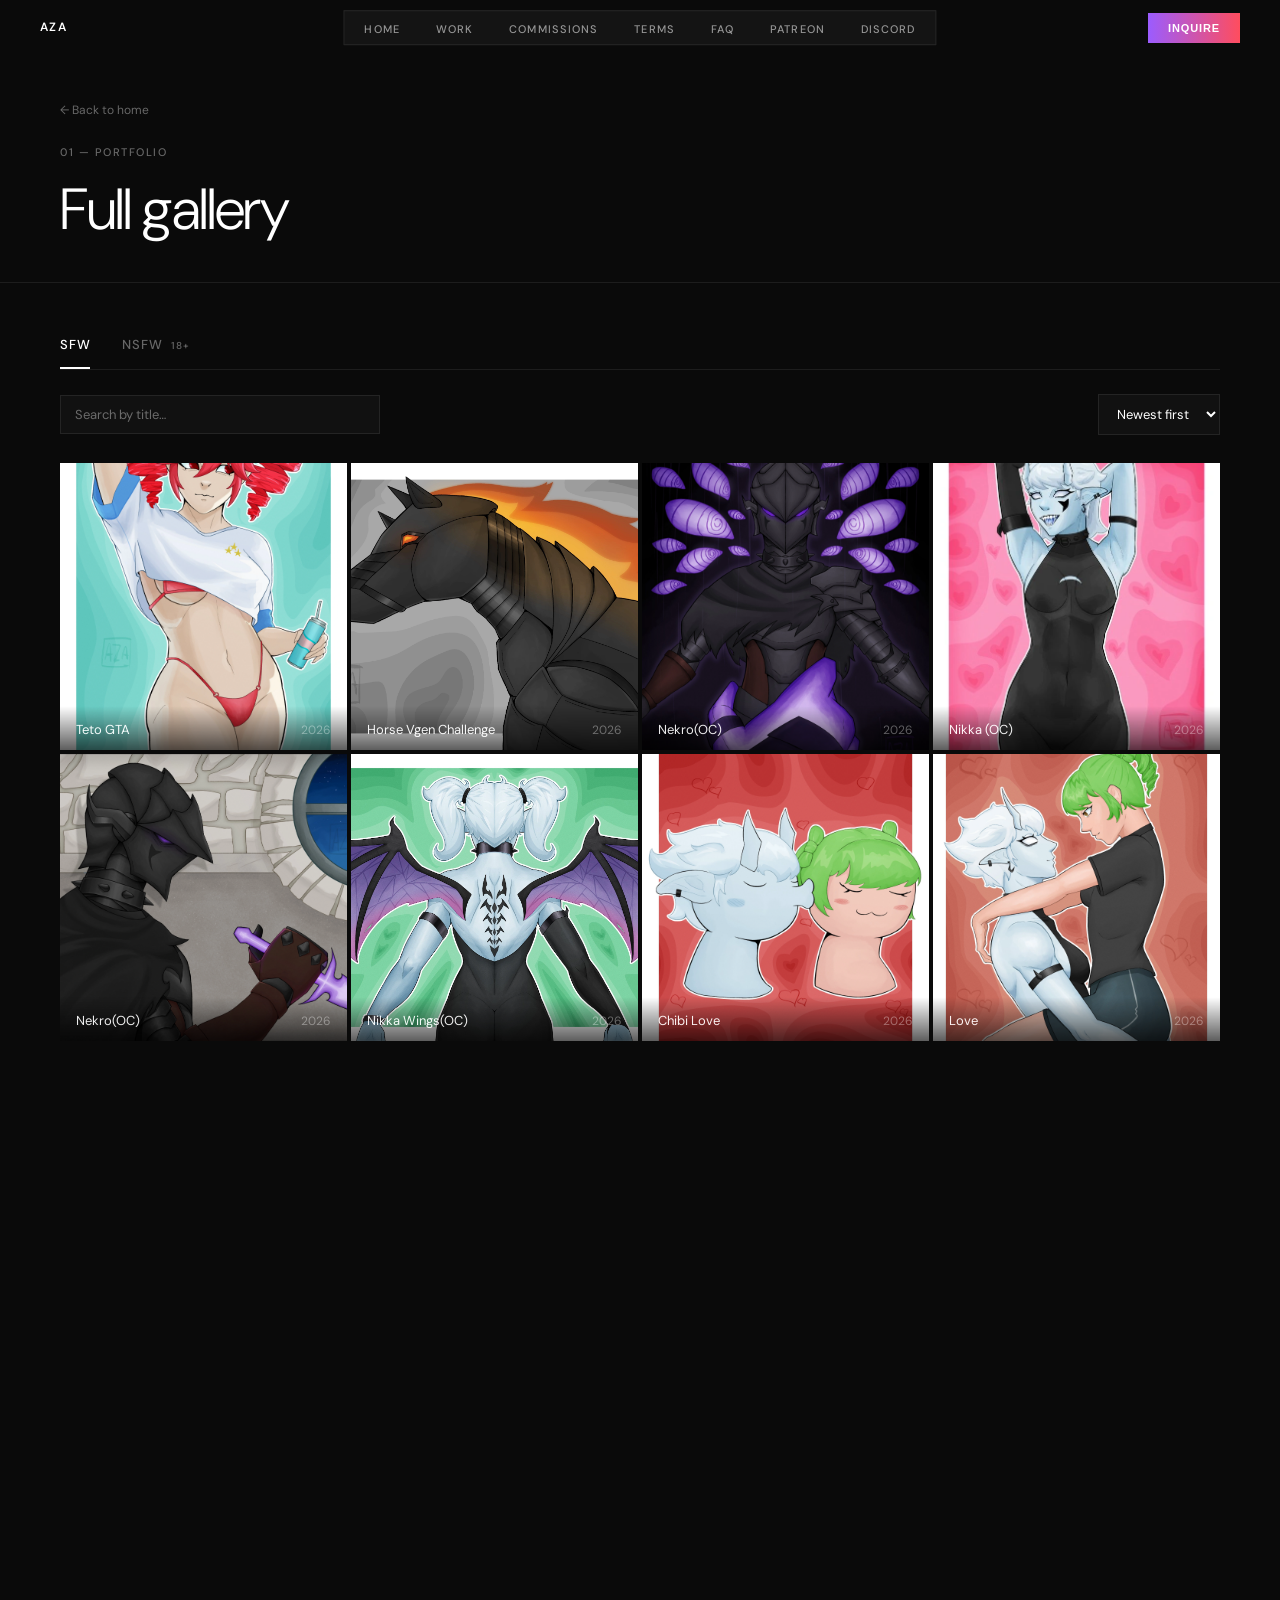
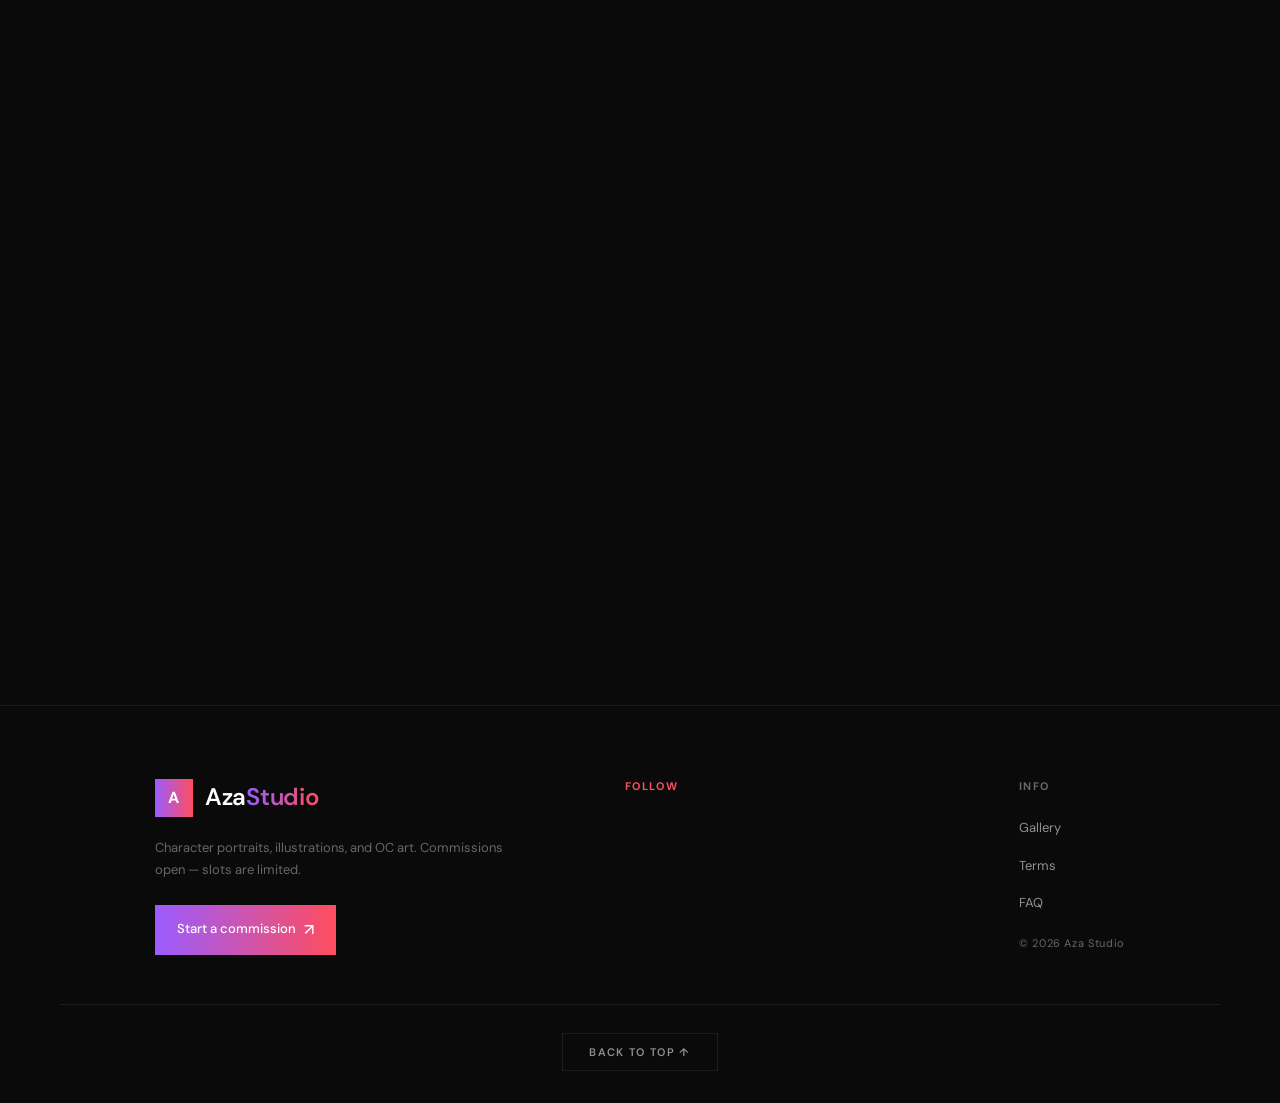
<file: gallery.html>
<!DOCTYPE html>
<html lang="en">
<head>
  <meta charset="UTF-8" />
  <meta name="viewport" content="width=device-width, initial-scale=1.0" />
  <title>Gallery — Aza Studio</title>

  <meta property="og:title" content="Aza Studio — Gallery" />
  <meta property="og:description" content="Character portraits, illustrations, and OC art. SFW & NSFW." />
  <meta property="og:image" content="https://azastudio.art/images/banner.jpg" />
  <meta property="og:type" content="website" />
  <meta name="twitter:card" content="summary_large_image" />
  <meta name="twitter:title" content="Aza Studio — Gallery" />
  <meta name="twitter:description" content="Character portraits, illustrations, and OC art. SFW & NSFW." />
  <meta name="twitter:image" content="https://azastudio.art/images/banner.jpg" />
  <meta property="og:url" content="https://azastudio.art/gallery" />
  <link rel="canonical" href="https://azastudio.art/gallery" />
  <script>
    (function () {
      var path = window.location.pathname;
      if (/\.html$/i.test(path)) {
        var clean = path.replace(/\.html$/i, '') + window.location.search + window.location.hash;
        window.history.replaceState(null, '', clean === '' ? '/' : clean);
      }
    })();
  </script>
  <link rel="preconnect" href="https://fonts.googleapis.com" />
  <link rel="preconnect" href="https://fonts.gstatic.com" crossorigin />
  <link href="https://fonts.googleapis.com/css2?family=Inter:wght@300;400;500;600&family=DM+Sans:wght@300;400;500&display=swap" rel="stylesheet" />
  <link href="https://fonts.googleapis.com/css2?family=Sancreek&display=swap" rel="stylesheet">
  <link rel="icon" type="image/png" href="images/favicon.webp" />
  <link rel="stylesheet" href="style.css" />
</head>
<body>

<!-- ──────────────── NAV ──────────────── -->
<nav id="navbar">
  <a class="nav-logo" href="/">Aza</a>
  <ul class="nav-links">
    <li><a href="/">Home</a></li>
    <li><a href="/gallery" class="active">Work</a></li>
    <li><a href="/commission">Commissions</a></li>
    <li><a href="/commission#terms">Terms</a></li>
    <li><a href="/commission#faq">FAQ</a></li>
    <li><a href="/#patreon">Patreon</a></li>
    <li><a href="/#discord">Discord</a></li>
  </ul>
  <div class="nav-right">
    <button class="nav-hamburger" onclick="toggleMobileMenu()" aria-label="Open menu">☰</button>
    <button class="nav-inquire" onclick="window.location.href='/commission#inquiry'">Inquire</button>
  </div>
</nav>

<div class="mobile-menu" id="mobileMenu">
  <a href="/">Home</a>
  <a href="/gallery" class="active">Work</a>
  <a href="/commission">Commissions</a>
  <a href="/commission#terms">Terms</a>
  <a href="/commission#faq">FAQ</a>
  <a href="/#patreon">Patreon</a>
  <a href="/#discord">Discord</a>
</div>

<!-- ──────────────── PAGE HERO ──────────────── -->
<div class="page-hero">
  <a href="/" class="page-hero-back">← Back to home</a>
  <p class="section-eyebrow">01 — Portfolio</p>
  <h2 class="section-title" style="margin-bottom:0">Full gallery</h2>
</div>

<!-- ──────────────── PORTFOLIO ──────────────── -->
<section id="work" class="section" style="padding-top:40px;">
  <div class="tab-bar">
    <div class="tab active" onclick="switchTab('sfw',this)">SFW</div>
    <div class="tab" onclick="switchTab('nsfw',this)">NSFW <span class="tag-18">18+</span></div>
  </div>

  <div class="gallery-toolbar">
    <input type="text" id="gallery-search" class="gallery-search" placeholder="Search by title…" oninput="applyGalleryFilter()" />
    <select id="gallery-sort" class="gallery-sort" onchange="applyGallerySort()">
      <option value="newest">Newest first</option>
      <option value="oldest">Oldest first</option>
      <option value="az">Title A–Z</option>
    </select>
  </div>

  <!-- SFW Gallery -->
  <div id="sfw-panel">
    <div class="gallery">

      <div class="gallery-item" data-date="2026-01-20" onclick="openLightbox(this)">
        <img class="art-placeholder" src="images/goblin.webp" alt="Goblin Slayer" loading="lazy" />
        <div class="gallery-caption">
          <span class="caption-title">Goblin Slayer</span>
          <span class="caption-year">2026</span>
        </div>
      </div>

      <div class="gallery-item" data-date="2026-03-09" onclick="openLightbox(this)">
        <img class="art-placeholder" src="images/wings.webp" alt="Nikka Wings" loading="lazy" />
        <div class="gallery-caption">
          <span class="caption-title">Nikka Wings(OC)</span>
          <span class="caption-year">2026</span>
        </div>
      </div>

      <div class="gallery-item" data-date="2026-02-14" onclick="openLightbox(this)">
        <img class="art-placeholder" src="images/love2.webp" alt="Chibi Love" loading="lazy" />
        <div class="gallery-caption">
          <span class="caption-title">Chibi Love</span>
          <span class="caption-year">2026</span>
        </div>
      </div>

      <div class="gallery-item" data-date="2026-06-04" onclick="openLightbox(this)">
        <img class="art-placeholder" src="images/necro.webp" alt="Nekro" loading="lazy" />
        <div class="gallery-caption">
          <span class="caption-title">Nekro(OC)</span>
          <span class="caption-year">2026</span>
        </div>
      </div>

      <div class="gallery-item" data-date="2025-05-03" onclick="openLightbox(this)">
        <img class="art-placeholder" src="images/lumire.webp" alt="Lumire" loading="lazy" />
        <div class="gallery-caption">
          <span class="caption-title">Lumire(OC)</span>
          <span class="caption-year">2025</span>
        </div>
      </div>

      <div class="gallery-item" data-date="2025-08-20" onclick="openLightbox(this)">
        <img class="art-placeholder" src="images/atlas.webp" alt="Atlas" loading="lazy" />
        <div class="gallery-caption">
          <span class="caption-title">Atlas(OC)</span>
          <span class="caption-year">2025</span>
        </div>
      </div>

      <div class="gallery-item" data-date="2025-12-17" onclick="openLightbox(this)">
        <img class="art-placeholder" src="images/Family.webp" alt="Family" loading="lazy" />
        <div class="gallery-caption">
          <span class="caption-title">Family(OC)</span>
          <span class="caption-year">2025</span>
        </div>
      </div>

      <div class="gallery-item" data-date="2026-07-15" onclick="openLightbox(this)">
        <img class="art-placeholder" src="images/tetogta.webp" alt="Teto GTA" loading="lazy" />
        <div class="gallery-caption">
          <span class="caption-title">Teto GTA</span>
          <span class="caption-year">2026</span>
        </div>
      </div>

      <div class="gallery-item" data-date="2025-08-28" onclick="openLightbox(this)">
        <img class="art-placeholder" src="images/nikka4.webp" alt="Nikka" loading="lazy" />
        <div class="gallery-caption">
          <span class="caption-title">Nikka(OC)</span>
          <span class="caption-year">2025</span>
        </div>
      </div>

      <div class="gallery-item" data-date="2025-06-09" onclick="openLightbox(this)">
        <img class="art-placeholder" src="images/alienteto.webp" alt="Alien Teto" loading="lazy" />
        <div class="gallery-caption">
          <span class="caption-title">Alien Teto</span>
          <span class="caption-year">2025</span>
        </div>
      </div>

      <div class="gallery-item" data-date="2026-01-17" onclick="openLightbox(this)">
        <img class="art-placeholder" src="images/nikkacute.webp" alt="Chibi Nikka" loading="lazy" />
        <div class="gallery-caption">
          <span class="caption-title">Chibi Nikka(OC)</span>
          <span class="caption-year">2026</span>
        </div>
      </div>

      <div class="gallery-item" data-date="2025-12-04" onclick="openLightbox(this)">
        <img class="art-placeholder" src="images/Reze.webp" alt="Reze" loading="lazy" />
        <div class="gallery-caption">
          <span class="caption-title">Reze</span>
          <span class="caption-year">2025</span>
        </div>
      </div>

      <div class="gallery-item" data-date="2025-05-20" onclick="openLightbox(this)">
        <img class="art-placeholder" src="images/asta.webp" alt="Asta" loading="lazy" />
        <div class="gallery-caption">
          <span class="caption-title">Asta</span>
          <span class="caption-year">2025</span>
        </div>
      </div>

      <div class="gallery-item" data-date="2026-02-14" onclick="openLightbox(this)">
        <img class="art-placeholder" src="images/love.webp" alt="Love" loading="lazy" />
        <div class="gallery-caption">
          <span class="caption-title">Love</span>
          <span class="caption-year">2026</span>
        </div>
      </div>

      <div class="gallery-item" data-date="2026-04-17" onclick="openLightbox(this)">
        <img class="art-placeholder" src="images/nekro.webp" alt="Nekro" loading="lazy" />
        <div class="gallery-caption">
          <span class="caption-title">Nekro(OC)</span>
          <span class="caption-year">2026</span>
        </div>
      </div>

      <div class="gallery-item" data-date="2025-06-05" onclick="openLightbox(this)">
        <img class="art-placeholder" src="images/favicon.webp" alt="Dark Nikka" loading="lazy" />
        <div class="gallery-caption">
          <span class="caption-title">Dark Nikka</span>
          <span class="caption-year">2025</span>
        </div>
      </div>

      <div class="gallery-item" data-date="2026-01-21" onclick="openLightbox(this)">
        <img class="art-placeholder" src="images/frieren.webp" alt="Frieren" loading="lazy" />
        <div class="gallery-caption">
          <span class="caption-title">Frieren</span>
          <span class="caption-year">2026</span>
        </div>
      </div>

      <div class="gallery-item" data-date="2025-05-09" onclick="openLightbox(this)">
        <img class="art-placeholder" src="images/power.webp" alt="Silver Ranger" loading="lazy" />
        <div class="gallery-caption">
          <span class="caption-title">Silver Ranger</span>
          <span class="caption-year">2025</span>
        </div>
      </div>

      <div class="gallery-item" data-date="2025-06-04" onclick="openLightbox(this)">
        <img class="art-placeholder" src="images/teto2.webp" alt="Teto" loading="lazy" />
        <div class="gallery-caption">
          <span class="caption-title">Teto</span>
          <span class="caption-year">2025</span>
        </div>
      </div>

      <div class="gallery-item" data-date="2025-08-21" onclick="openLightbox(this)">
        <img class="art-placeholder" src="images/spice.webp" alt="Spice" loading="lazy" />
        <div class="gallery-caption">
          <span class="caption-title">Spice</span>
          <span class="caption-year">2025</span>
        </div>
      </div>

      <div class="gallery-item" data-date="2025-12-29" onclick="openLightbox(this)">
        <img class="art-placeholder" src="images/jolyne.webp" alt="Christmas Jolyne" loading="lazy" />
        <div class="gallery-caption">
          <span class="caption-title">Christmas Jolyne</span>
          <span class="caption-year">2025</span>
        </div>
      </div>

      <div class="gallery-item" data-date="2026-06-09" onclick="openLightbox(this)">
        <img class="art-placeholder" src="images/horse.webp" alt="Horse Vgen Challenge" loading="lazy" />
        <div class="gallery-caption">
          <span class="caption-title">Horse Vgen Challenge</span>
          <span class="caption-year">2026</span>
        </div>
      </div>

      <div class="gallery-item" data-date="2026-05-22" onclick="openLightbox(this)">
        <img class="art-placeholder" src="images/nikka3.webp" alt="Nikka" loading="lazy" />
        <div class="gallery-caption">
          <span class="caption-title">Nikka (OC)</span>
          <span class="caption-year">2026</span>
        </div>
      </div>

      <div class="gallery-item" data-date="2025-08-02" onclick="openLightbox(this)">
        <img class="art-placeholder" src="images/rabbit.webp" alt="Rabbit Hole Miku Bday gift" loading="lazy" />
        <div class="gallery-caption">
          <span class="caption-title">Rabbit Hole Miku Bday gift</span>
          <span class="caption-year">2025</span>
        </div>
      </div>

    </div>
    <p class="gallery-empty" style="display:none;">No pieces match your search.</p>
  </div>

  <!-- NSFW Panel -->
  <div id="nsfw-panel" class="nsfw-panel">

    <div id="nsfw-gate" class="nsfw-gate">
      <h3>Age-Gated Content</h3>
      <p>This section contains mature (18+) artwork. By continuing you confirm you are 18 or older and consent to viewing adult content.</p>
      <button class="btn btn-primary" onclick="unlockNSFW()">I am 18+ — Enter</button>
    </div>

    <div id="nsfw-gallery" style="display:none;">
      <div class="gallery">

        <div class="gallery-item" data-date="2026-06-15" onclick="openLightbox(this)">
          <img class="art-placeholder" src="images/pomni.webp" alt="Pomni" loading="lazy" />
          <div class="gallery-caption">
            <span class="caption-title">Pomni Anal</span>
            <span class="caption-year">2026</span>
          </div>
        </div>

        <div class="gallery-item" data-date="2026-06-18" onclick="openLightbox(this)">
          <img class="art-placeholder" src="images/rebecca.webp" alt="Rebecca" loading="lazy" />
          <div class="gallery-caption">
            <span class="caption-title">Rebecca</span>
            <span class="caption-year">2026</span>
          </div>
        </div>

        <div class="gallery-item" data-date="2025-12-29" onclick="openLightbox(this)">
          <img class="art-placeholder" src="images/Dex.webp" alt="Dex" loading="lazy" />
          <div class="gallery-caption">
            <span class="caption-title">Dex(OC)</span>
            <span class="caption-year">2025</span>
          </div>
        </div>

        <div class="gallery-item" data-date="2026-01-02" onclick="openLightbox(this)">
          <img class="art-placeholder" src="images/Neru.webp" alt="Akita Neru" loading="lazy" />
          <div class="gallery-caption">
            <span class="caption-title">Akita Neru</span>
            <span class="caption-year">2026</span>
          </div>
        </div>

        <div class="gallery-item" data-date="2026-06-27" onclick="openLightbox(this)">
          <img class="art-placeholder" src="images/mina.webp" alt="Mina" loading="lazy" />
          <div class="gallery-caption">
            <span class="caption-title">Mina (MHA)</span>
            <span class="caption-year">2026</span>
          </div>
        </div>

        <div class="gallery-item" data-date="2026-04-09" onclick="openLightbox(this)">
          <img class="art-placeholder" src="images/cat.webp" alt="Catalyst" loading="lazy" />
          <div class="gallery-caption">
            <span class="caption-title">Catalyst</span>
            <span class="caption-year">2026</span>
          </div>
        </div>

        <div class="gallery-item" data-date="2026-04-14" onclick="openLightbox(this)">
          <img class="art-placeholder" src="images/Raven.webp" alt="Raven" loading="lazy" />
          <div class="gallery-caption">
            <span class="caption-title">Raven</span>
            <span class="caption-year">2026</span>
          </div>
        </div>

        <div class="gallery-item" data-date="2026-06-10" onclick="openLightbox(this)">
          <img class="art-placeholder" src="images/kiara.webp" alt="Kiara" loading="lazy" />
          <div class="gallery-caption">
            <span class="caption-title">Kiara JJK</span>
            <span class="caption-year">2026</span>
          </div>
        </div>

        <div class="gallery-item" data-date="2026-02-18" onclick="openLightbox(this)">
          <img class="art-placeholder" src="images/Jane.webp" alt="Jane Doe" loading="lazy" />
          <div class="gallery-caption">
            <span class="caption-title">Jane Doe</span>
            <span class="caption-year">2026</span>
          </div>
        </div>

        <div class="gallery-item" data-date="2025-11-26" onclick="openLightbox(this)">
          <img class="art-placeholder" src="images/Teto.webp" alt="Kasane Teto" loading="lazy" />
          <div class="gallery-caption">
            <span class="caption-title">Kasane Teto</span>
            <span class="caption-year">2025</span>
          </div>
        </div>

        <div class="gallery-item" data-date="2025-08-16" onclick="openLightbox(this)">
          <img class="art-placeholder" src="images/makima.webp" alt="Makima Shower" loading="lazy" />
          <div class="gallery-caption">
            <span class="caption-title">Makima Shower</span>
            <span class="caption-year">2025</span>
          </div>
        </div>

        <div class="gallery-item" data-date="2026-05-09" onclick="openLightbox(this)">
          <img class="art-placeholder" src="images/axle.webp" alt="Axle Apex" loading="lazy" />
          <div class="gallery-caption">
            <span class="caption-title">Axle Apex</span>
            <span class="caption-year">2026</span>
          </div>
        </div>

        <div class="gallery-item" data-date="2026-06-01" onclick="openLightbox(this)">
          <img class="art-placeholder" src="images/kit.webp" alt="Kit" loading="lazy" />
          <div class="gallery-caption">
            <span class="caption-title">Kit</span>
            <span class="caption-year">2026</span>
          </div>
        </div>

        <div class="gallery-item" data-date="2025-05-10" onclick="openLightbox(this)">
          <img class="art-placeholder" src="images/teto3.webp" alt="Teto and Pear" loading="lazy" />
          <div class="gallery-caption">
            <span class="caption-title">Teto and Pear</span>
            <span class="caption-year">2025</span>
          </div>
        </div>

        <div class="gallery-item" data-date="2025-09-26" onclick="openLightbox(this)">
          <img class="art-placeholder" src="images/femboy.webp" alt="Femboy cock" loading="lazy" />
          <div class="gallery-caption">
            <span class="caption-title">Femboy cock</span>
            <span class="caption-year">2025</span>
          </div>
        </div>

        <div class="gallery-item" data-date="2025-08-26" onclick="openLightbox(this)">
          <img class="art-placeholder" src="images/lucy.webp" alt="Lucy" loading="lazy" />
          <div class="gallery-caption">
            <span class="caption-title">Lucy</span>
            <span class="caption-year">2025</span>
          </div>
        </div>

        <div class="gallery-item" data-date="2026-01-21" onclick="openLightbox(this)">
          <img class="art-placeholder" src="images/elf.webp" alt="Frieran" loading="lazy" />
          <div class="gallery-caption">
            <span class="caption-title">Frieran</span>
            <span class="caption-year">2026</span>
          </div>
        </div>

        <div class="gallery-item" data-date="2026-01-25" onclick="openLightbox(this)">
          <img class="art-placeholder" src="images/21.webp" alt="Android 21" loading="lazy" />
          <div class="gallery-caption">
            <span class="caption-title">Android 21</span>
            <span class="caption-year">2026</span>
          </div>
        </div>

        <div class="gallery-item" data-date="2026-05-04" onclick="openLightbox(this)">
          <img class="art-placeholder" src="images/axle2.webp" alt="Axle Apex" loading="lazy" />
          <div class="gallery-caption">
            <span class="caption-title">Axle Apex</span>
            <span class="caption-year">2026</span>
          </div>
        </div>

        <div class="gallery-item" data-date="2025-06-11" onclick="openLightbox(this)">
          <img class="art-placeholder" src="images/alien.webp" alt="Alien Teto" loading="lazy" />
          <div class="gallery-caption">
            <span class="caption-title">Alien Teto</span>
            <span class="caption-year">2025</span>
          </div>
        </div>

        <div class="gallery-item" data-date="2026-06-29" onclick="openLightbox(this)">
          <img class="art-placeholder" src="images/gard.webp" alt="Gardevior" loading="lazy" />
          <div class="gallery-caption">
            <span class="caption-title">Gardevior</span>
            <span class="caption-year">2026</span>
          </div>
        </div>

        <div class="gallery-item" data-date="2026-01-25" onclick="openLightbox(this)">
          <img class="art-placeholder" src="images/puss.webp" alt="Teto's Kitty" loading="lazy" />
          <div class="gallery-caption">
            <span class="caption-title">Teto's Kitty</span>
            <span class="caption-year">2026</span>
          </div>
        </div>

        <div class="gallery-item" data-date="2026-02-02" onclick="openLightbox(this)">
          <img class="art-placeholder" src="images/zero.webp" alt="Zero" loading="lazy" />
          <div class="gallery-caption">
            <span class="caption-title">Zero (OC)</span>
            <span class="caption-year">2026</span>
          </div>
        </div>

        <div class="gallery-item" data-date="2026-04-06" onclick="openLightbox(this)">
          <img class="art-placeholder" src="images/volc.webp" alt="Volcanikka" loading="lazy" />
          <div class="gallery-caption">
            <span class="caption-title">Volcanikka (Invincible)</span>
            <span class="caption-year">2026</span>
          </div>
        </div>

        <!--
          TO ADD MORE IMAGES: copy the block below and paste it here,
          then change the src, alt, title and year.

          <div class="gallery-item" data-date="2025-01-01" onclick="openLightbox(this)">
            <img class="art-placeholder" src="images/YOUR-IMAGE.jpg" alt="Your Title" loading="lazy" />
            <div class="gallery-caption">
              <span class="caption-title">Your Title</span>
              <span class="caption-year">2025</span>
            </div>
          </div>
        -->

      </div>
      <p class="gallery-empty" style="display:none;">No pieces match your search.</p>
    </div>

  </div>

</section>

<!-- ──────────────── FOOTER ──────────────── -->
<footer>
  <div class="footer-top">
    <div class="footer-brand">
      <a href="/" class="footer-brand-top">
        <span class="footer-mark">A</span>
        <span class="footer-wordmark">Aza<span class="footer-wordmark-accent">Studio</span></span>
      </a>
      <p class="footer-tagline">Character portraits, illustrations, and OC art. Commissions open — slots are limited.</p>
      <a href="/commission" class="btn btn-primary footer-cta">Start a commission <span class="btn-arrow">↗</span></a>
    </div>

    <div class="footer-col">
      <p class="footer-col-title footer-col-title-accent">Follow</p>
      <div class="footer-follow-grid">
        <a href="https://x.com/Aza19art" target="_blank" rel="noopener" class="footer-link-pill">
          <span class="footer-link-icon">𝕏</span> Twitter
        </a>
        <a href="https://www.instagram.com/aza19art" target="_blank" rel="noopener" class="footer-link-pill">
          <span class="footer-link-icon">IG</span> Instagram
        </a>
        <a href="https://www.deviantart.com/azzza19art" target="_blank" rel="noopener" class="footer-link-pill">
          <span class="footer-link-icon">DA</span> DeviantArt
        </a>
        <a href="https://azza19art.newgrounds.com" target="_blank" rel="noopener" class="footer-link-pill">
          <span class="footer-link-icon">NG</span> NewGrounds
        </a>
        <a href="https://rule34.xxx/index.php?page=post&s=list&tags=aza19" target="_blank" rel="noopener" class="footer-link-pill">
          <span class="footer-link-icon">R34</span> Rule 34
        </a>
        <a href="https://www.redbubble.com/people/azzza19OG" target="_blank" rel="noopener" class="footer-link-pill">
          <span class="footer-link-icon">RB</span> Redbubble
        </a>
      </div>
    </div>

    <div class="footer-col">
      <p class="footer-col-title">Info</p>
      <ul class="footer-info-list">
        <li><a href="/gallery">Gallery</a></li>
        <li><a href="/commission#terms">Terms</a></li>
        <li><a href="/commission#faq">FAQ</a></li>
      </ul>
      <p class="footer-copyright">© 2026 Aza Studio</p>
    </div>
  </div>

  <div class="footer-bottom">
    <button type="button" class="footer-totop" onclick="window.scrollTo({top:0,behavior:'smooth'})">Back to top ↑</button>
  </div>
</footer>

<!-- ──────────────── BACK TO TOP ──────────────── -->
<button class="back-to-top" id="backToTop" onclick="window.scrollTo({top:0,behavior:'smooth'})" aria-label="Back to top">↑</button>

<!-- ──────────────── LIGHTBOX ──────────────── -->
<div class="lightbox" id="lightbox" onclick="closeLightbox(event)">
  <div class="lightbox-inner">
    <button class="lightbox-close" onclick="closeLightbox()">✕</button>
    <div id="lightbox-content"></div>
    <div class="lightbox-meta">
      <span id="lightbox-title"></span>
      <span id="lightbox-year"></span>
    </div>
  </div>
</div>

<script src="script.js"></script>
</body>
</html>
</file>
<file: style.css>
*, *::before, *::after { box-sizing: border-box; margin: 0; padding: 0; }

:root {
  --bg:        #0a0a0a;
  --bg-card:   #111111;
  --bg-hover:  #161616;
  --border:    rgba(255,255,255,0.08);
  --text:      #ffffff;
  --muted:     rgba(255,255,255,0.38);
  --subdued:   rgba(255,255,255,0.55);
  --accent:    #9b5cff;
  --accent-red:#d94f3b;
  --accent-purple: #9b5cff;
  --accent-vivid-red: #ff4d5e;
  --gradient-hero: linear-gradient(90deg, var(--accent-purple), var(--accent-vivid-red));
  --patreon-blue-deep: #052d49;
  --patreon-blue: #1f8fd1;
  --patreon-blue-solid: #2563eb;
  --patreon-blue-solid-hover: #1d4ed8;
  --gradient-patreon: linear-gradient(90deg, var(--patreon-blue-deep), var(--patreon-blue));
  --discord-blurple: #5865F2;
  --discord-blurple-deep: #2b2f77;
  --discord-blurple-hover: #4752c4;
  --gradient-discord: linear-gradient(90deg, var(--discord-blurple-deep), var(--discord-blurple));
  --gradient-rates: linear-gradient(90deg, #ff2d95, #6a5cff, #4f8dff);
  --font-sans: 'DM Sans', 'Inter', sans-serif;
}

html { scroll-behavior: smooth; }

@media (prefers-reduced-motion: reduce) {
  *, *::before, *::after {
    animation-duration: 0.01ms !important;
    animation-iteration-count: 1 !important;
    transition-duration: 0.01ms !important;
    scroll-behavior: auto !important;
  }
}

body {
  background: var(--bg);
  color: var(--text);
  font-family: var(--font-sans);
  font-size: 16px;
  line-height: 1.6;
  -webkit-font-smoothing: antialiased;
  overflow-x: hidden;
}

/* ─── NAV ─── */
nav {
  position: fixed;
  top: 0; left: 0; right: 0;
  z-index: 100;
  display: flex;
  align-items: center;
  justify-content: space-between;
  padding: 0 40px;
  height: 56px;
  background: var(--bg);
  border-bottom: 1px solid transparent;
  transition: border-color 0.3s;
}
nav.scrolled { border-color: var(--border); }

.nav-logo {
  font-size: 12px;
  font-weight: 600;
  letter-spacing: 0.12em;
  text-transform: uppercase;
  color: var(--text);
  text-decoration: none;
  display: inline-block;
  transition: transform 0.25s cubic-bezier(0.34, 1.56, 0.64, 1), color 0.2s;
  z-index: 1;
}
.nav-logo:hover { transform: scale(1.08); color: var(--accent); }

.nav-links {
  display: flex;
  gap: 4px;
  list-style: none;
  background: rgba(255,255,255,0.04);
  border: 1px solid var(--border);
  padding: 4px;
  border-radius: 0;
  position: absolute;
  left: 50%;
  top: 50%;
  transform: translate(-50%, -50%);
}
.nav-links a {
  font-size: 11px;
  font-weight: 500;
  letter-spacing: 0.1em;
  text-transform: uppercase;
  color: var(--subdued);
  text-decoration: none;
  padding: 7px 16px;
  border-radius: 0;
  transition: color 0.2s, background 0.2s;
}
.nav-links a:hover { color: var(--text); background: rgba(255,255,255,0.06); }
.nav-links a.active { color: var(--text); background: rgba(155,92,255,0.22); }

.mobile-menu a.active { color: var(--text); }

.nav-right {
  display: flex;
  align-items: center;
  gap: 20px;
  z-index: 1;
}

.nav-inquire {
  font-size: 11px;
  font-weight: 600;
  letter-spacing: 0.08em;
  text-transform: uppercase;
  color: #fff;
  text-decoration: none;
  cursor: pointer;
  background: var(--gradient-hero);
  border: none;
  padding: 9px 20px;
  border-radius: 0;
  transition: filter 0.2s;
}
.nav-inquire:hover { filter: brightness(1.1); color: #fff; transform: translateY(-1px); }
.nav-inquire { transition: filter 0.2s, transform 0.2s; }

.nav-hamburger {
  display: none;
  background: none;
  border: none;
  color: var(--text);
  font-size: 22px;
  line-height: 1;
  cursor: pointer;
  padding: 4px;
}

.mobile-menu {
  position: fixed;
  top: 56px;
  left: 0;
  right: 0;
  z-index: 99;
  background: var(--bg);
  border-bottom: 1px solid var(--border);
  display: flex;
  flex-direction: column;
  padding: 8px 24px 12px;
  transform: translateY(-8px);
  opacity: 0;
  pointer-events: none;
  transition: opacity 0.2s ease, transform 0.2s ease;
}
.mobile-menu.open {
  opacity: 1;
  transform: translateY(0);
  pointer-events: all;
}
.mobile-menu a {
  padding: 16px 0;
  font-size: 14px;
  font-weight: 500;
  letter-spacing: 0.08em;
  text-transform: uppercase;
  color: var(--subdued);
  text-decoration: none;
  border-bottom: 1px solid var(--border);
}
.mobile-menu a:last-child { border-bottom: none; }

/* ─── HERO ─── */
#home { padding: 0; }

.hero-media {
  position: relative;
  width: 100%;
  min-height: 100vh;
  display: flex;
  align-items: center;
  justify-content: center;
  overflow: hidden;
}

.hero-media-img {
  position: absolute;
  inset: 0;
  z-index: 0;
  width: 100%;
  height: 100%;
  object-fit: cover;
  object-position: center 25%;
}

.hero-content > * {
  opacity: 0;
  transform: translateY(16px);
  animation: heroRise 0.8s cubic-bezier(0.16, 1, 0.3, 1) forwards;
}
.hero-content > *:nth-child(1) { animation-delay: 0.05s; }
.hero-content > *:nth-child(2) { animation-delay: 0.14s; }
.hero-content > *:nth-child(3) { animation-delay: 0.22s; }
.hero-content > *:nth-child(4) { animation-delay: 0.30s; }
.hero-content > *:nth-child(5) { animation-delay: 0.38s; }
.hero-content > *:nth-child(6) { animation-delay: 0.46s; }
.hero-content > *:nth-child(7) { animation-delay: 0.54s; }
.hero-content > *:nth-child(8) { animation-delay: 0.62s; }
@keyframes heroRise {
  to { opacity: 1; transform: translateY(0); }
}

/* Bouncing scroll cue */
.scroll-cue {
  margin-top: 36px;
  width: 22px;
  height: 36px;
  border: 1.5px solid rgba(255,255,255,0.35);
  border-radius: 12px;
  display: flex;
  justify-content: center;
  padding-top: 6px;
  text-decoration: none;
  transition: border-color 0.2s, transform 0.2s;
}
.scroll-cue:hover { border-color: rgba(255,255,255,0.7); transform: translateY(2px); }
.scroll-cue-dot {
  width: 3px;
  height: 8px;
  border-radius: 2px;
  background: rgba(255,255,255,0.75);
  animation: scrollCueMove 1.8s ease-in-out infinite;
}
@keyframes scrollCueMove {
  0%   { transform: translateY(0); opacity: 1; }
  70%  { transform: translateY(10px); opacity: 0; }
  100% { transform: translateY(0); opacity: 0; }
}


.hero-scrim {
  position: absolute;
  inset: 0;
  z-index: 1;
  background:
    linear-gradient(180deg, rgba(10,10,10,0.55) 0%, rgba(10,10,10,0.35) 30%, rgba(10,10,10,0.55) 65%, rgba(10,10,10,0.92) 100%),
    radial-gradient(ellipse at center, rgba(10,10,10,0.15) 0%, rgba(10,10,10,0.6) 100%);
}

.hero-content {
  position: relative;
  z-index: 3;
  display: flex;
  flex-direction: column;
  align-items: center;
  text-align: center;
  max-width: 680px;
  padding: 100px 24px 60px;
}

.hero-ribbon {
  position: absolute;
  top: 54px;
  right: -64px;
  z-index: 2;
  background: rgba(8,8,8,0.92);
  color: #fff;
  font-size: 12px;
  font-weight: 600;
  letter-spacing: 0.06em;
  text-transform: uppercase;
  padding: 10px 72px;
  transform: rotate(18deg);
  border: 1px solid rgba(255,255,255,0.15);
  white-space: nowrap;
}
/* ─── ABOUT SECTION SIDE-BY-SIDE ─── */
.about-container {
  display: grid;
  /* Text gets up to 500px, images take the rest */
  grid-template-columns: minmax(300px, 500px) auto; 
  justify-content: center; 
  gap: 60px;
  align-items: center;
  margin: 0 auto;
}

/* New wrapper to hold both images side-by-side */
.about-images {
  display: flex;
  gap: 24px; /* The space between the two images */
  align-items: center;
}

.about-media {
  position: relative;
  width: 100%;
  max-width: 400px; /* Restored to full size now that layout has room */
  background: var(--bg-card);
  border: 1px solid var(--border);
  border-radius: 16px;
  padding: 12px;
  box-shadow: 0 8px 32px rgba(0, 0, 0, 0.15);
}

.about-media img {
  width: 100%;
  height: 100%;
  aspect-ratio: 400 / 466; /* Keeps your original image proportions intact */
  object-fit: cover;
  display: block;
  border-radius: 8px;
}

/* Responsive adjustments for Tablets/Laptops */
@media (max-width: 1200px) {
  .about-container {
    grid-template-columns: 1fr; /* Stacks the text above the images */
    gap: 48px;
    max-width: 800px;
  }
  .about-images {
    justify-content: center; /* Centers the two images under the text */
  }
}

/* Responsive adjustments for Mobile */
@media (max-width: 700px) {
  .about-images {
    flex-direction: column; /* Stacks the images vertically on small phones */
    gap: 32px;
  }

  .about-media {
    max-width: 100%;
    margin: 0 auto;
  }
}
.status-badge {
  display: inline-flex;
  align-items: center;
  gap: 8px;
  border: 1px solid var(--accent);
  padding: 6px 14px;
  font-size: 11px;
  font-weight: 600;
  letter-spacing: 0.12em;
  text-transform: uppercase;
  color: var(--accent);
  margin-bottom: 24px;
  background: rgba(10,10,10,0.4);
  backdrop-filter: blur(2px);
}
.status-dot {
  width: 6px; height: 6px;
  border-radius: 50%;
  background: var(--accent);
  animation: pulse 2s infinite;
}
@keyframes pulse {
  0%, 100% { opacity: 1; }
  50%       { opacity: 0.3; }
}

.hero-eyebrow {
  font-size: 12px;
  font-weight: 600;
  letter-spacing: 0.14em;
  text-transform: uppercase;
  color: #c9a8ff;
  margin-bottom: 16px;
}

.hero-title {
  font-size: clamp(72px, 10vw, 120px);
  font-family: 'Sancreek', serif;
  font-weight: 400;
  line-height: 0.92;
  letter-spacing: 0.02em;
  margin-bottom: 32px;
}

.hero-headline {
  font-size: clamp(36px, 5.5vw, 62px);
  font-weight: 500;
  line-height: 1.12;
  letter-spacing: -0.01em;
  color: var(--text);
  margin-bottom: 4px;
  text-shadow: 0 2px 24px rgba(0,0,0,0.5);
}
.hero-headline-accent {
  background: linear-gradient(90deg, var(--accent-purple), var(--accent-vivid-red), var(--accent-purple));
  background-size: 220% 100%;
  -webkit-background-clip: text;
  background-clip: text;
  color: transparent;
  animation: gradientDrift 7s ease-in-out infinite;
}
@keyframes gradientDrift {
  0%   { background-position: 0% 50%; }
  50%  { background-position: 100% 50%; }
  100% { background-position: 0% 50%; }
}

.hero-flourish {
  font-family: var(--font-sans);
  font-style: italic;
  font-weight: 800;
  font-size: clamp(18px, 2.4vw, 24px);
  letter-spacing: 0.02em;
  color: #fff;
  text-shadow: 2px 2px 0 var(--accent-vivid-red), -1px -1px 0 var(--accent-purple);
  margin-bottom: 28px;
}

.hero-stats {
  font-size: 11px;
  font-weight: 500;
  letter-spacing: 0.08em;
  text-transform: uppercase;
  color: var(--subdued);
  margin-top: 20px;
}
.hero-stats-sep {
  color: rgba(255,255,255,0.25);
  margin: 0 8px;
}

.hero-desc {
  font-size: 15px;
  color: var(--subdued);
  line-height: 1.7;
  margin-bottom: 40px;
  max-width: 500px;
  text-align: center;
  text-shadow: 0 1px 12px rgba(0,0,0,0.5);
}

.btn-group { display: flex; gap: 12px; flex-wrap: wrap; justify-content: center; }

.btn {
  position: relative;
  display: inline-flex;
  align-items: center;
  gap: 8px;
  padding: 13px 24px;
  font-size: 14px;
  font-weight: 500;
  cursor: pointer;
  text-decoration: none;
  transition: background 0.2s, color 0.2s, filter 0.2s, border-color 0.2s, transform 0.15s ease;
  border: none;
  border-radius: 0;
  overflow: hidden;
}
.btn:active { transform: scale(0.97); }
.btn-primary {
  background: var(--gradient-hero);
  color: #fff;
  animation: ctaPulse 3.4s ease-in-out infinite;
}
.btn-primary:hover { filter: brightness(1.1); animation-play-state: paused; }
@keyframes ctaPulse {
  0%, 100% { box-shadow: 0 0 0 0 rgba(155,92,255,0.32); }
  50%      { box-shadow: 0 0 22px 3px rgba(155,92,255,0.28); }
}
.btn-primary::before {
  content: '';
  position: absolute;
  top: 0; left: -60%;
  width: 40%; height: 100%;
  background: linear-gradient(115deg, transparent, rgba(255,255,255,0.35), transparent);
  transform: skewX(-20deg);
  transition: left 0.6s ease;
  pointer-events: none;
}
.btn-primary:hover::before { left: 130%; }
.btn-secondary {
  background: transparent;
  color: var(--text);
  border: 1px solid rgba(255,255,255,0.25);
}
.btn-secondary:hover { background: var(--bg-hover); border-color: rgba(255,255,255,0.4); transform: translateY(-2px); }

/* Patreon-blue variants — used for the "Support on Patreon" / "Become a patron" CTAs */
.btn-secondary.btn-patreon-outline {
  background: var(--patreon-blue-solid);
  border-color: var(--patreon-blue-solid);
  color: #fff;
}
.btn-secondary.btn-patreon-outline:hover {
  background: var(--patreon-blue-solid-hover);
  border-color: var(--patreon-blue-solid-hover);
  color: #fff;
  transform: translateY(-2px);
}
.btn-patreon.btn-primary {
  background: var(--gradient-patreon);
  animation: patreonPulse 3.4s ease-in-out infinite;
}
.btn-patreon.btn-primary:hover { filter: brightness(1.2); animation-play-state: paused; }
@keyframes patreonPulse {
  0%, 100% { box-shadow: 0 0 0 0 rgba(31,143,209,0.35); }
  50%      { box-shadow: 0 0 22px 3px rgba(31,143,209,0.3); }
}

.btn-arrow {
  font-size: 16px;
  display: inline-block;
  transition: transform 0.25s ease;
}
.btn:hover .btn-arrow { transform: translate(2px, -2px); }

/* ─── SECTION WRAPPER ─── */
.section {
  padding: 100px 60px;
}

.section-eyebrow {
  font-size: 11px;
  font-weight: 500;
  letter-spacing: 0.14em;
  text-transform: uppercase;
  color: var(--muted);
  margin-bottom: 20px;
}

.section-title {
  font-size: clamp(36px, 5vw, 58px);
  font-weight: 300;
  line-height: 1.1;
  letter-spacing: -0.02em;
  margin-bottom: 32px;
}

/* ─── PORTFOLIO ─── */
#work { padding-top: 80px; }

.portfolio-header {
  display: flex;
  justify-content: space-between;
  align-items: flex-start;
  margin-bottom: 40px;
}
.portfolio-header-note {
  font-size: 13px;
  color: var(--muted);
  text-align: right;
  max-width: 240px;
  line-height: 1.6;
}

.tab-bar {
  display: flex;
  gap: 0;
  border-bottom: 1px solid var(--border);
  margin-bottom: 24px;
}
.tab {
  padding: 12px 0;
  margin-right: 32px;
  font-size: 13px;
  font-weight: 500;
  letter-spacing: 0.06em;
  text-transform: uppercase;
  color: var(--muted);
  cursor: pointer;
  border-bottom: 2px solid transparent;
  transition: color 0.2s, border-color 0.2s;
  user-select: none;
}
.tab.active {
  color: var(--text);
  border-color: var(--text);
}
.tab .tag-18 {
  font-size: 10px;
  color: var(--muted);
  margin-left: 5px;
}

.gallery-toolbar {
  display: flex;
  justify-content: space-between;
  align-items: center;
  gap: 12px;
  margin-bottom: 28px;
  flex-wrap: wrap;
}
.gallery-search,
.gallery-sort {
  background: var(--bg-card);
  border: 1px solid var(--border);
  color: var(--text);
  font-family: var(--font-sans);
  font-size: 13px;
  padding: 10px 14px;
}
.gallery-search {
  flex: 1;
  min-width: 200px;
  max-width: 320px;
}
.gallery-search::placeholder { color: var(--muted); }
.gallery-search:focus,
.gallery-sort:focus {
  outline: none;
  border-color: rgba(255,255,255,0.25);
}
.gallery-sort {
  cursor: pointer;
  flex-shrink: 0;
}
.gallery-empty {
  font-size: 13px;
  color: var(--muted);
  padding: 40px 0;
  text-align: center;
}

.gallery {
  display: grid;
  grid-template-columns: repeat(4, 1fr);
  gap: 4px;
}
.gallery-item {
  position: relative;
  overflow: hidden;
  cursor: pointer;
  background: var(--bg-card);
  aspect-ratio: 1 / 1;
  transition: transform 0.35s cubic-bezier(0.16, 1, 0.3, 1), box-shadow 0.35s ease, z-index 0s;
}
.gallery-item:hover {
  transform: translateY(-4px);
  box-shadow: 0 16px 32px rgba(0,0,0,0.45);
  z-index: 2;
}
.gallery-item img {
  position: absolute;
  inset: 0;
  width: 100%;
  height: 100%;
  object-fit: cover;
  display: block;
  transition: transform 0.5s ease, opacity 0.3s;
}
.gallery-item:hover img { transform: scale(1.08); }

.gallery-caption {
  position: absolute;
  bottom: 0; left: 0; right: 0;
  padding: 14px 16px 14px;
  background: linear-gradient(to top, rgba(0,0,0,0.75) 0%, transparent 100%);
  display: flex;
  justify-content: space-between;
  align-items: flex-end;
  transform: translateY(4px);
  opacity: 0.92;
  transition: transform 0.35s ease, opacity 0.35s ease;
}
.gallery-item:hover .gallery-caption { transform: translateY(0); opacity: 1; }
.caption-title { font-size: 13px; font-weight: 400; color: var(--text); }
.caption-year  { font-size: 12px; color: var(--muted); }

.art-placeholder {
  position: absolute;
  inset: 0;
  width: 100%;
  height: 100%;
  display: block;
}

/* NSFW gate overlay */
.nsfw-panel { display: none; }
.nsfw-gate {
  display: flex;
  flex-direction: column;
  align-items: center;
  justify-content: center;
  min-height: 320px;
  border: 1px solid var(--border);
  gap: 16px;
  text-align: center;
  padding: 40px;
}
.nsfw-gate p { color: var(--muted); font-size: 14px; max-width: 340px; }
.nsfw-gate h3 { font-size: 22px; font-weight: 300; }

/* ─── GALLERY PREVIEW (homepage) ─── */
.gallery-preview-footer {
  display: flex;
  justify-content: center;
  margin-top: 36px;
}

/* ─── COMMISSIONS ─── */
#commissions { border-top: 1px solid var(--border); }

.commissions-grid {
  display: grid;
  grid-template-columns: 1fr 1fr 1fr;
  gap: 60px;
  align-items: start;
}

.comm-left .section-title { margin-bottom: 16px; }
.comm-open { color: var(--accent); }

.comm-desc {
  font-size: 14px;
  color: var(--subdued);
  line-height: 1.75;
  margin-bottom: 36px;
  max-width: 440px;
}

.gallery-preview-footer { gap: 16px; }

.process-grid {
  display: grid;
  grid-template-columns: repeat(3, 1fr);
  gap: 20px;
  margin-bottom: 8px;
}
.process-step {
  border: 1px solid var(--border);
  padding: 28px 24px 24px;
  background: var(--bg-card);
}
.process-num {
  font-size: 34px;
  font-weight: 600;
  color: rgba(255,255,255,0.08);
  line-height: 1;
  margin-bottom: 18px;
}
.process-title { font-size: 16px; font-weight: 600; margin-bottom: 10px; }
.process-desc { font-size: 13px; color: var(--subdued); line-height: 1.7; }

.comm-card { border: 1px solid var(--border); padding: 32px; }
.comm-card-label {
  font-size: 10px;
  font-weight: 600;
  letter-spacing: 0.14em;
  text-transform: uppercase;
  color: var(--muted);
  margin-bottom: 20px;
}
.comm-list {
  list-style: none;
  display: flex;
  flex-direction: column;
  gap: 12px;
  margin-bottom: 32px;
  padding-bottom: 28px;
  border-bottom: 1px solid var(--border);
}
.comm-list li {
  display: flex;
  align-items: flex-start;
  gap: 10px;
  font-size: 14px;
  color: var(--subdued);
}
.comm-list li::before {
  content: '▪';
  font-size: 10px;
  color: var(--muted);
  margin-top: 4px;
  flex-shrink: 0;
}
.comm-image {
  position: relative;
  width: 100%;
  aspect-ratio: 4096 / 2688;
  overflow: hidden;
  background: var(--bg-card);
  border: 1px solid var(--border);
}

.comm-image img {
  width: 100%;
  height: 100%;
  object-fit: contain;
  display: block;
  filter: brightness(0.85);
  transition: filter 0.4s;
}
.comm-image:hover img { filter: brightness(1); }

.comm-image-placeholder {
  position: absolute;
  inset: 0;
  display: flex;
  flex-direction: column;
  align-items: center;
  justify-content: center;
  gap: 10px;
}
.comm-image-placeholder span {
  font-size: 11px;
  letter-spacing: 0.12em;
  text-transform: uppercase;
  color: var(--muted);
}

.wont-label {
  font-size: 10px;
  font-weight: 600;
  letter-spacing: 0.14em;
  text-transform: uppercase;
  color: var(--muted);
  margin-bottom: 12px;
}
.wont-text { font-size: 13px; color: var(--muted); line-height: 1.65; }

/* ─── FAQ ─── */
#faq {
  border-top: 1px solid var(--border);
  padding-top: 64px;
  padding-bottom: 64px;
}
.faq-grid .terms-left .section-title {
  font-size: clamp(28px, 3.5vw, 38px);
  margin-bottom: 16px;
}
.faq-accordion .accordion-toggle { font-size: 14px; padding: 16px 0; }
.faq-accordion .accordion-body p { font-size: 13px; }

/* ─── TERMS ─── */
#terms { border-top: 1px solid var(--border); }

.terms-grid {
  display: grid;
  grid-template-columns: 300px 1fr;
  gap: 80px;
  align-items: start;
}

.terms-left p {
  font-size: 13px;
  color: var(--muted);
  line-height: 1.7;
  margin-top: 16px;
}

.accordion { display: flex; flex-direction: column; }

.accordion-item { border-bottom: 1px solid var(--border); }
.accordion-item:first-child { border-top: 1px solid var(--border); }

.accordion-toggle {
  width: 100%;
  background: none;
  border: none;
  color: var(--text);
  display: flex;
  justify-content: space-between;
  align-items: center;
  padding: 22px 0;
  cursor: pointer;
  font-size: 16px;
  font-weight: 400;
  font-family: var(--font-sans);
  text-align: left;
  transition: color 0.2s;
}
.accordion-toggle:hover { color: var(--accent); }

.accordion-icon {
  font-size: 18px;
  color: var(--muted);
  transition: transform 0.3s;
  flex-shrink: 0;
}
.accordion-item.open .accordion-icon { transform: rotate(180deg); }

.accordion-body {
  max-height: 0;
  overflow: hidden;
  transition: max-height 0.4s ease, padding 0.3s;
}
.accordion-item.open .accordion-body {
  max-height: 400px;
  padding-bottom: 20px;
}
.accordion-body p {
  font-size: 14px;
  color: var(--subdued);
  line-height: 1.75;
}

/* ─── CONTACT ─── */
#contact { border-top: 1px solid var(--border); }

.contact-header {
  display: flex;
  justify-content: space-between;
  align-items: flex-start;
  margin-bottom: 52px;
}
.contact-note {
  font-size: 13px;
  color: var(--muted);
  max-width: 240px;
  text-align: right;
  line-height: 1.65;
}

.contact-cards {
  display: grid;
  grid-template-columns: repeat(4, 1fr);
  gap: 20px;
  max-width: 1400px;
  margin: 0 auto;
}

.contact-bar {
  display: flex;
  flex-wrap: wrap;
  gap: 14px;
  max-width: 1400px;
  margin: 0 auto;
}
.contact-chip {
  display: flex;
  align-items: center;
  gap: 14px;
  flex: 1 1 220px;
  border: 1px solid var(--border);
  padding: 16px 20px;
  text-decoration: none;
  color: var(--text);
  transition: border-color 0.2s, background 0.2s, transform 0.25s cubic-bezier(0.16,1,0.3,1);
}
.contact-chip:hover {
  border-color: rgba(255,255,255,0.2);
  background: var(--bg-hover);
  transform: translateY(-3px);
}
.contact-chip-icon {
  width: 36px; height: 36px;
  border: 1px solid var(--border);
  display: flex;
  align-items: center;
  justify-content: center;
  font-size: 15px;
  flex-shrink: 0;
}
.contact-chip-text { min-width: 0; }
.contact-chip-text strong { display: block; font-size: 13px; font-weight: 600; color: var(--text); margin-bottom: 2px; }
.contact-chip-text span { display: block; font-size: 12px; color: var(--muted); overflow-wrap: break-word; word-break: break-word; }

.contact-card {
  border: 1px solid var(--border);
  padding: 40px 32px;
  min-height: 200px;
  min-width: 0;
  display: flex;
  flex-direction: column;
  justify-content: space-between;
  position: relative;
  cursor: pointer;
  transition: border-color 0.2s, background 0.2s, transform 0.3s cubic-bezier(0.16, 1, 0.3, 1), box-shadow 0.3s ease;
  text-decoration: none;
}
.contact-card:hover {
  border-color: rgba(255,255,255,0.2);
  background: var(--bg-hover);
  transform: translateY(-5px);
  box-shadow: 0 14px 28px rgba(0,0,0,0.4);
}
.contact-card:hover .contact-arrow { transform: translate(2px, -2px); }
.contact-arrow { display: inline-block; transition: transform 0.25s ease; }

.contact-card-label {
  font-size: 12px;
  font-weight: 600;
  letter-spacing: 0.14em;
  text-transform: uppercase;
  color: var(--muted);
  margin-bottom: 28px;
  display: flex;
  justify-content: space-between;
}

.contact-arrow { color: var(--muted); font-size: 16px; }

.contact-val {
  display: flex;
  align-items: center;
  gap: 16px;
  font-size: 16px;
  color: var(--text);
  min-width: 0;
}
.contact-val span:last-child {
  overflow-wrap: break-word;
  word-break: break-word;
  min-width: 0;
}
.contact-icon {
  width: 44px; height: 44px;
  border: 1px solid var(--border);
  display: flex;
  align-items: center;
  justify-content: center;
  font-size: 18px;
  flex-shrink: 0;
}

/* ─── PATREON ─── */
#patreon { padding: 60px; }

.patreon-box {
  border: 1px solid var(--border);
  padding: 64px;
  display: flex;
  justify-content: space-between;
  align-items: center;
  gap: 40px;
  position: relative;
  overflow: hidden;
}
.patreon-box::after {
  content: '';
  position: absolute;
  right: -100px; top: -100px;
  width: 350px; height: 350px;
  background: radial-gradient(circle, rgba(31,143,209,0.22) 0%, transparent 70%);
  pointer-events: none;
}

.patreon-eyebrow {
  font-size: 11px;
  font-weight: 500;
  letter-spacing: 0.14em;
  text-transform: uppercase;
  color: var(--patreon-blue);
  margin-bottom: 16px;
}

.patreon-title {
  font-size: clamp(28px, 4vw, 48px);
  font-weight: 300;
  line-height: 1.15;
}
.patreon-title .dim { color: var(--muted); }

.patreon-desc {
  font-size: 13px;
  color: var(--muted);
  line-height: 1.7;
  margin-top: 20px;
  max-width: 440px;
}

.patreon-right { text-align: right; flex-shrink: 0; }
.patreon-price {
  font-size: 11px;
  letter-spacing: 0.1em;
  text-transform: uppercase;
  color: var(--muted);
  margin-top: 10px;
}

/* ─── DISCORD ─── */
#discord { padding: 60px; }

.discord-box {
  border: 1px solid var(--border);
  padding: 64px;
  display: flex;
  justify-content: space-between;
  align-items: center;
  gap: 40px;
  position: relative;
  overflow: hidden;
}
.discord-box::after {
  content: '';
  position: absolute;
  left: -100px; bottom: -100px;
  width: 350px; height: 350px;
  background: radial-gradient(circle, rgba(88,101,242,0.25) 0%, transparent 70%);
  pointer-events: none;
}

.discord-eyebrow {
  font-size: 11px;
  font-weight: 500;
  letter-spacing: 0.14em;
  text-transform: uppercase;
  color: var(--discord-blurple);
  margin-bottom: 16px;
}

.discord-title {
  font-size: clamp(28px, 4vw, 48px);
  font-weight: 300;
  line-height: 1.15;
}
.discord-title .dim { color: var(--muted); }

.discord-desc {
  font-size: 13px;
  color: var(--muted);
  line-height: 1.7;
  margin-top: 20px;
  max-width: 440px;
}

.discord-perks {
  display: flex;
  flex-wrap: wrap;
  gap: 8px;
  margin-top: 22px;
  max-width: 460px;
}
.discord-perk {
  font-size: 11px;
  letter-spacing: 0.04em;
  color: var(--subdued);
  background: rgba(88,101,242,0.12);
  border: 1px solid rgba(88,101,242,0.3);
  padding: 6px 12px;
}

.discord-right { text-align: right; flex-shrink: 0; }
.discord-members {
  font-size: 11px;
  letter-spacing: 0.1em;
  text-transform: uppercase;
  color: var(--muted);
  margin-top: 10px;
}

.btn-discord.btn-primary {
  background: var(--gradient-discord);
  animation: discordPulse 3.4s ease-in-out infinite;
}
.btn-discord.btn-primary:hover { filter: brightness(1.2); animation-play-state: paused; }
@keyframes discordPulse {
  0%, 100% { box-shadow: 0 0 0 0 rgba(88,101,242,0.35); }
  50%      { box-shadow: 0 0 22px 3px rgba(88,101,242,0.3); }
}

/* ─── FOOTER ─── */
footer {
  border-top: 1px solid var(--border);
  padding: 72px 60px 32px;
}

.footer-top {
  display: flex;
  justify-content: center;
  align-items: flex-start;
  gap: 90px;
  flex-wrap: wrap;
  padding-bottom: 48px;
}

.footer-brand { flex: 0 1 380px; max-width: 380px; }
.footer-brand-top {
  display: inline-flex;
  align-items: center;
  gap: 12px;
  text-decoration: none;
  margin-bottom: 20px;
}
.footer-mark {
  width: 38px;
  height: 38px;
  flex-shrink: 0;
  display: flex;
  align-items: center;
  justify-content: center;
  background: var(--gradient-hero);
  color: #fff;
  font-size: 16px;
  font-weight: 700;
}
.footer-wordmark {
  font-size: 24px;
  font-weight: 600;
  letter-spacing: -0.01em;
  color: var(--text);
}
.footer-wordmark-accent {
  background: var(--gradient-hero);
  -webkit-background-clip: text;
  background-clip: text;
  color: transparent;
}
.footer-tagline {
  font-size: 13px;
  color: var(--muted);
  line-height: 1.7;
  margin-bottom: 24px;
  max-width: 360px;
}
.footer-cta { font-size: 13px; padding: 12px 22px; }

.footer-col { flex: 0 0 auto; }
.footer-col-title {
  font-size: 11px;
  font-weight: 700;
  letter-spacing: 0.14em;
  text-transform: uppercase;
  color: var(--muted);
  margin-bottom: 18px;
}
.footer-col-title-accent { color: var(--accent-vivid-red); }

.footer-follow-grid {
  display: flex;
  flex-wrap: wrap;
  gap: 8px;
  width: 304px;
}
.footer-link-pill {
  display: flex;
  align-items: center;
  gap: 10px;
  flex: 0 0 148px;
  border: 1px solid var(--border);
  padding: 9px 12px;
  font-size: 11px;
  font-weight: 600;
  letter-spacing: 0.06em;
  text-transform: uppercase;
  color: var(--subdued);
  text-decoration: none;
  background: transparent;
  white-space: nowrap;
  transition: border-color 0.2s, background 0.2s, color 0.2s, transform 0.2s;
}
.footer-link-pill:hover {
  border-color: rgba(255,255,255,0.3);
  background: var(--bg-hover);
  color: var(--text);
  transform: translateY(-2px);
}
.footer-link-icon {
  min-width: 22px;
  height: 22px;
  padding: 0 4px;
  flex-shrink: 0;
  display: flex;
  align-items: center;
  justify-content: center;
  background: rgba(255,255,255,0.06);
  border: 1px solid var(--border);
  font-size: 9px;
  font-weight: 700;
  color: var(--accent-vivid-red);
}

.footer-info-list {
  list-style: none;
  display: flex;
  flex-direction: column;
  gap: 12px;
  margin-bottom: 20px;
}
.footer-info-list a {
  font-size: 13px;
  color: var(--subdued);
  text-decoration: none;
  transition: color 0.2s;
}
.footer-info-list a:hover { color: var(--text); }
.footer-copyright {
  font-size: 11px;
  letter-spacing: 0.06em;
  color: var(--muted);
}

.footer-bottom {
  display: flex;
  justify-content: center;
  padding-top: 28px;
  border-top: 1px solid var(--border);
}
.footer-totop {
  display: inline-flex;
  align-items: center;
  gap: 8px;
  border: 1px solid var(--border);
  background: transparent;
  color: var(--subdued);
  font-family: var(--font-sans);
  font-size: 11px;
  font-weight: 600;
  letter-spacing: 0.12em;
  text-transform: uppercase;
  padding: 11px 26px;
  cursor: pointer;
  transition: border-color 0.2s, background 0.2s, color 0.2s;
}
.footer-totop:hover {
  border-color: rgba(255,255,255,0.3);
  background: var(--bg-hover);
  color: var(--text);
}

/* ─── LIGHTBOX ─── */
.lightbox {
  position: fixed;
  inset: 0;
  background: rgba(0,0,0,0.93);
  z-index: 200;
  display: flex;
  align-items: center;
  justify-content: center;
  opacity: 0;
  pointer-events: none;
  transition: opacity 0.25s ease;
}
.lightbox.open { opacity: 1; pointer-events: all; }
.lightbox-inner {
  position: relative;
  display: flex;
  flex-direction: column;
  align-items: center;
  transform: scale(0.94);
  transition: transform 0.25s ease;
  max-width: 90vw;
  max-height: 90vh;
}
.lightbox.open .lightbox-inner { transform: scale(1); }
.lightbox-content {
  display: flex;
  align-items: center;
  justify-content: center;
  width: 70vw;
  height: 55vh;
  max-width: 1200px;
  overflow: hidden;
  position: relative;
}

div#lightbox-content img,
div#lightbox-content svg {
  position: relative !important;
  top: auto !important;
  left: auto !important;
  display: block !important;
  object-fit: contain !important;
  width: auto !important;
  height: auto !important;
  max-width: 75vw !important;
  max-height: 75vh !important;
}
.lightbox-content img {
  display: block;
  max-width: 100%;
  max-height: 100%;
  width: auto;
  height: auto;
  object-fit: contain;
}

#lightbox-content .art-placeholder {
  position: relative !important;
  inset: auto !important;
  width: auto !important;
  height: auto !important;
}

.lightbox-close {
  position: fixed;
  top: 20px; right: 24px;
  background: none;
  border: none;
  color: var(--text);
  font-size: 32px;
  cursor: pointer;
  line-height: 1;
  opacity: 0.5;
  transition: opacity 0.2s;
  z-index: 201;
}
.lightbox-close:hover { opacity: 1; }
.lightbox-meta {
  margin-top: 12px;
  width: 100%;
  display: flex;
  justify-content: space-between;
  padding: 0 4px;
}
.lightbox-meta span { font-size: 13px; color: var(--muted); }

/* ─── BACK TO TOP ─── */
.back-to-top {
  position: fixed;
  bottom: 28px;
  right: 28px;
  z-index: 90;
  width: 44px;
  height: 44px;
  display: flex;
  align-items: center;
  justify-content: center;
  background: var(--bg-card);
  border: 1px solid var(--border);
  color: var(--text);
  font-size: 18px;
  cursor: pointer;
  opacity: 0;
  transform: translateY(10px);
  pointer-events: none;
  transition: opacity 0.25s ease, transform 0.25s ease, border-color 0.2s, background 0.2s;
}
.back-to-top.visible { opacity: 1; transform: translateY(0); pointer-events: all; }
.back-to-top:hover { border-color: rgba(255,255,255,0.25); background: var(--bg-hover); transform: translateY(-3px); }
@media (max-width: 900px) {
  .back-to-top { bottom: 20px; right: 20px; width: 40px; height: 40px; font-size: 16px; }
}

/* ─── GALLERY-PAGE-ONLY HERO STRIP ─── */
.page-hero {
  padding: 96px 60px 40px;
  border-bottom: 1px solid var(--border);
}
.page-hero .section-eyebrow { margin-bottom: 16px; }
.page-hero .section-title { margin-bottom: 12px; }
.page-hero-back {
  font-size: 12px;
  color: var(--muted);
  text-decoration: none;
  display: inline-flex;
  align-items: center;
  gap: 6px;
  margin-bottom: 24px;
}
.page-hero-back:hover { color: var(--text); }

/* ─── INQUIRY FORM ─── */
.inquiry-wrap { max-width: 620px; margin: 0 auto; }

.inquiry-intro {
  font-size: 14px;
  color: var(--subdued);
  line-height: 1.7;
  margin-bottom: 40px;
}
.inquiry-intro a,
.inquiry-note a,
.inquiry-fallback a { color: var(--text); text-decoration: underline; text-underline-offset: 2px; }
.inquiry-intro a:hover,
.inquiry-note a:hover,
.inquiry-fallback a:hover { color: var(--accent-purple); }

.inquiry-form { display: flex; flex-direction: column; gap: 24px; }

.form-row { display: flex; flex-direction: column; gap: 8px; }

.form-row label,
.form-label-static {
  font-size: 11px;
  font-weight: 600;
  letter-spacing: 0.1em;
  text-transform: uppercase;
  color: var(--muted);
}

.inquiry-form input[type="text"],
.inquiry-form input[type="email"],
.inquiry-form select,
.inquiry-form textarea {
  background: var(--bg-card);
  border: 1px solid var(--border);
  color: var(--text);
  font-family: var(--font-sans);
  font-size: 14px;
  padding: 12px 14px;
  width: 100%;
  border-radius: 0;
}
.inquiry-form input::placeholder,
.inquiry-form textarea::placeholder { color: var(--muted); }
.inquiry-form input:focus,
.inquiry-form select:focus,
.inquiry-form textarea:focus {
  outline: none;
  border-color: var(--accent-purple);
}
.inquiry-form textarea { resize: vertical; line-height: 1.6; }
.inquiry-form select { cursor: pointer; }

.radio-group { display: flex; gap: 20px; flex-wrap: wrap; }
.radio-option,
.checkbox-option {
  display: flex;
  align-items: center;
  gap: 8px;
  font-size: 14px;
  color: var(--subdued);
  cursor: pointer;
  text-transform: none;
  letter-spacing: normal;
  font-weight: 400;
}
.radio-option input,
.checkbox-option input { accent-color: var(--accent-purple); width: 15px; height: 15px; cursor: pointer; }

.nsfw-confirm {
  margin-top: 4px;
  padding: 14px 16px;
  border: 1px solid var(--border);
  background: var(--bg-card);
}

.inquiry-note {
  font-size: 12px;
  color: var(--muted);
  line-height: 1.6;
  margin-top: -8px;
}

.inquiry-fallback {
  font-size: 12px;
  color: var(--muted);
  margin-top: 4px;
}

.inquiry-status {
  font-size: 13px;
  min-height: 18px;
}
.inquiry-status-success { color: var(--accent); }
.inquiry-status-error { color: var(--accent-vivid-red); }

@media (max-width: 560px) {
  .radio-group { gap: 14px; }
}

/* ─── INQUIRY — pill selects, dropzones, live summary, send-gate ─── */
.inq-req {
  color: var(--accent-vivid-red);
  font-weight: 700;
  letter-spacing: 0.08em;
}
.inq-opt {
  color: var(--muted);
  font-weight: 600;
  letter-spacing: 0.08em;
}
.inq-meta {
  color: var(--muted);
  font-weight: 400;
  text-transform: none;
  letter-spacing: normal;
}

.form-row-2 {
  display: grid;
  grid-template-columns: 1fr 1fr;
  gap: 20px;
}
@media (max-width: 560px) {
  .form-row-2 { grid-template-columns: 1fr; }
}

/* Live summary card */
.inq-summary {
  position: relative;
  border: 1px solid rgba(255,45,149,0.35);
  border-radius: 0;
  padding: 24px 28px;
  background:
    radial-gradient(ellipse at 15% 20%, rgba(255,45,149,0.14), transparent 55%),
    radial-gradient(ellipse at 85% 80%, rgba(106,92,255,0.14), transparent 55%),
    var(--bg-card);
  box-shadow: 0 0 0 1px rgba(255,45,149,0.08), 0 8px 30px -12px rgba(255,45,149,0.35);
}
.inq-summary-eyebrow {
  font-size: 11px;
  font-weight: 700;
  letter-spacing: 0.12em;
  text-transform: uppercase;
  color: var(--accent-vivid-red);
  margin-bottom: 8px;
}
.inq-summary-title { font-size: 18px; font-weight: 600; margin-bottom: 6px; }
.inq-summary-price { color: var(--accent); font-weight: 700; }
.inq-summary-note { font-size: 12px; color: var(--subdued); line-height: 1.6; }

/* Pill radio/checkbox groups */
.pill-group { display: flex; flex-wrap: wrap; gap: 10px; }
.pill-radio {
  position: absolute;
  width: 1px; height: 1px;
  opacity: 0;
  pointer-events: none;
}
.pill-label {
  display: inline-flex;
  align-items: center;
  justify-content: center;
  padding: 11px 20px;
  border: 1px solid var(--border);
  border-radius: 0;
  background: var(--bg-card);
  color: var(--subdued);
  font-family: var(--font-sans);
  font-size: 13px;
  font-weight: 600;
  cursor: pointer;
  transition: border-color 0.2s, background 0.2s, color 0.2s, box-shadow 0.2s;
  user-select: none;
}
.pill-label:hover { border-color: rgba(255,255,255,0.3); color: var(--text); }
.pill-radio:checked + .pill-label {
  background: var(--gradient-rates);
  border-color: transparent;
  color: #fff;
  box-shadow: 0 0 16px rgba(255,45,149,0.35);
}
.pill-radio:focus-visible + .pill-label { outline: 2px solid var(--accent-purple); outline-offset: 2px; }
.pill-label.pill-round {
  width: 42px; height: 42px;
  padding: 0;
  border-radius: 0;
}

/* Highlighted box (intended use) */
.inq-highlight {
  border: 1px solid rgba(155,92,255,0.35);
  border-radius: 0;
  padding: 18px 20px;
  background: rgba(155,92,255,0.06);
}

/* Dropzones */
.inq-dropzone {
  position: relative;
  display: flex;
  flex-direction: column;
  align-items: center;
  justify-content: center;
  gap: 4px;
  text-align: center;
  border: 2px dashed var(--border);
  border-radius: 0;
  padding: 36px 20px;
  cursor: pointer;
  transition: border-color 0.2s, background 0.2s;
}
.inq-dropzone:hover,
.inq-dropzone.dragover {
  border-color: var(--accent-purple);
  background: rgba(155,92,255,0.06);
}
.inq-dropzone-title { font-size: 14px; font-weight: 600; color: var(--text); }
.inq-dropzone-sub { font-size: 12px; color: var(--muted); }
.inq-dropzone-files {
  font-size: 12px;
  color: var(--accent);
  margin-top: 6px;
  word-break: break-word;
}
.inq-file-input {
  position: absolute;
  inset: 0;
  width: 100%; height: 100%;
  opacity: 0;
  cursor: pointer;
}

/* Combined upload-size feedback (auto-compression status) */
.inq-upload-status {
  font-size: 12px;
  color: var(--muted);
  margin-top: -6px;
  min-height: 16px;
}
.inq-upload-status.compressing { color: var(--muted); font-style: italic; }
.inq-upload-status.valid { color: var(--accent); }
.inq-upload-status.error { color: var(--accent-vivid-red); }

/* Brief character counter */
.inq-char-count { font-size: 12px; color: var(--muted); margin-top: -6px; }
.inq-char-count.valid { color: var(--accent); }

/* ─── COMMISSION BUILDER (commission.html) ─── */
.rates-section { padding-top: 56px; }

.rates-header {
  display: flex;
  justify-content: space-between;
  align-items: flex-end;
  flex-wrap: wrap;
  gap: 16px;
  margin-bottom: 36px;
}
.rates-eyebrow {
  font-size: 11px;
  font-weight: 700;
  letter-spacing: 0.16em;
  text-transform: uppercase;
  color: var(--accent-vivid-red);
  margin-bottom: 12px;
}
.rates-title {
  font-size: clamp(32px, 5vw, 52px);
  font-weight: 800;
  letter-spacing: -0.01em;
}
.rates-title-accent {
  background: var(--gradient-hero);
  background-size: 200% auto;
  -webkit-background-clip: text;
  background-clip: text;
  color: transparent;
  animation: ratesTitleShimmer 6s ease-in-out infinite alternate;
}
@keyframes ratesTitleShimmer {
  from { background-position: 0% 50%; }
  to   { background-position: 100% 50%; }
}
.rates-flourish {
  font-family: var(--font-sans);
  font-style: italic;
  font-weight: 800;
  font-size: clamp(20px, 3vw, 32px);
  color: #fff;
  text-shadow: 2px 2px 0 var(--accent-vivid-red), -1px -1px 0 var(--accent-purple);
  transform: rotate(-3deg);
  display: inline-block;
}

.rates-tabs-wrap { position: relative; margin-bottom: 28px; }
.rates-tabs {
  display: flex;
  border: 2px solid #fff;
  border-radius: 0;
  padding: 6px;
  background: var(--bg-card);
  gap: 4px;
}
.rates-tab {
  flex: 1;
  text-align: center;
  padding: 15px 20px;
  border-radius: 0;
  border: none;
  background: transparent;
  color: var(--muted);
  font-family: var(--font-sans);
  font-size: 13px;
  font-weight: 700;
  letter-spacing: 0.08em;
  text-transform: uppercase;
  cursor: pointer;
  transition: color 0.2s, background 0.3s;
}
.rates-tab:hover { color: var(--text); }
.rates-tab:not(.active):hover { background: rgba(255,255,255,0.05); }
.rates-tab.active {
  background: var(--gradient-rates);
  background-size: 200% 100%;
  color: #fff;
  animation: ratesTabShimmer 5s ease-in-out infinite alternate;
}
@keyframes ratesTabShimmer {
  from { background-position: 0% 50%; }
  to   { background-position: 100% 50%; }
}

.rates-panels {
  display: grid;
  grid-template-columns: 3fr 2fr;
  align-items: start;
  gap: 24px;
  margin-bottom: 24px;
}

.rates-preview {
  position: relative;
  border: 2px solid #fff;
  border-radius: 0;
  height: 560px;
  overflow: hidden;
  background: var(--bg-card);
  display: flex;
  align-items: center;
  justify-content: center;
  box-shadow: 0 20px 45px -12px rgba(0,0,0,0.55);
  container-type: size;
}
.rates-preview::before {
  content: "";
  position: absolute;
  inset: -20%;
  background:
    radial-gradient(ellipse at 28% 38%, rgba(255,45,149,0.22), transparent 60%),
    radial-gradient(ellipse at 76% 64%, rgba(79,141,255,0.18), transparent 55%);
  animation: ratesGlowDrift 14s ease-in-out infinite alternate;
  pointer-events: none;
}
@keyframes ratesGlowDrift {
  0%   { transform: translate(0, 0) scale(1); }
  50%  { transform: translate(3%, -2%) scale(1.08); }
  100% { transform: translate(-2%, 3%) scale(1.03); }
}
.rates-preview-art {
  position: relative;
  aspect-ratio: 3 / 4;
  /* Picks whichever cap is tighter — 90% of the box's width, or 84% of its
     height converted through the aspect ratio — so it always fits fully
     inside both bounds at any screen size instead of overflowing one of
     them (which is what caused letterboxing on narrow viewports). */
  width: min(90cqw, calc(84cqh * 3 / 4));
  background: #fff;
  border-radius: 0;
  overflow: hidden;
}
/* Sketch sample is an 860x760 image — swap the box to match it
   (rendered sample keeps the default 3:4 portrait shape above). */
.rates-preview-art:has(.rates-preview-slot[data-rate-slot="sketch"].active) {
  aspect-ratio: 522 / 613;
  width: min(90cqw, calc(84cqh * 522 / 613));
}
.rates-preview-slot[data-rate-slot="sketch"] img {
  object-fit: contain;
}
.rates-preview-slot {
  position: absolute;
  inset: 0;
  display: flex;
  align-items: center;
  justify-content: center;
  opacity: 0;
  visibility: hidden;
  transform: scale(1.05);
  transition: opacity 0.55s ease, transform 0.7s cubic-bezier(0.16,1,0.3,1), visibility 0s linear 0.55s;
  pointer-events: none;
}
.rates-preview-slot.active {
  opacity: 1;
  visibility: visible;
  transform: scale(1);
  transition: opacity 0.55s ease, transform 0.7s cubic-bezier(0.16,1,0.3,1), visibility 0s linear 0s;
  pointer-events: auto;
}
.rates-preview-slot img {
  width: 100%;
  height: 100%;
  object-fit: cover;
  display: block;
  transition: transform 8s ease-out;
}
.rates-preview-slot.active img { transform: scale(1.04); }
.rates-preview-placeholder {
  position: absolute;
  inset: 0;
  display: none;
  flex-direction: column;
  align-items: center;
  justify-content: center;
  gap: 10px;
  background: var(--bg-card);
}
.rates-preview-placeholder span {
  font-size: 11px;
  letter-spacing: 0.12em;
  text-transform: uppercase;
  color: var(--muted);
}
.rates-preview-tag {
  position: absolute;
  top: 18px; left: 18px;
  border: 1px solid var(--accent-vivid-red);
  color: var(--accent-vivid-red);
  font-size: 9px;
  font-weight: 700;
  letter-spacing: 0.1em;
  text-transform: uppercase;
  padding: 6px 12px;
  border-radius: 0;
  transform: rotate(-6deg);
  background: rgba(10,10,10,0.72);
  white-space: nowrap;
  animation: ratesTagSway 5s ease-in-out infinite;
  transition: transform 0.25s ease, background 0.25s ease;
}
@keyframes ratesTagSway {
  0%, 100% { transform: rotate(-6deg); }
  50% { transform: rotate(-3deg); }
}
.rates-preview-tag:hover {
  animation-play-state: paused;
  transform: rotate(-6deg) scale(1.08);
  background: rgba(10,10,10,0.9);
}

.rates-info {
  border: 2px solid #fff;
  border-radius: 0;
  padding: 40px;
  background: var(--bg-card);
  box-shadow: 0 20px 45px -12px rgba(0,0,0,0.55);
  display: flex;
  flex-direction: column;
  justify-content: center;
}
.rates-info-eyebrow {
  font-size: 11px;
  font-weight: 700;
  letter-spacing: 0.14em;
  text-transform: uppercase;
  color: var(--accent-vivid-red);
  margin-bottom: 14px;
}
.rates-info-title { font-size: clamp(24px, 3vw, 32px); font-weight: 700; margin-bottom: 12px; }
.rates-info-desc { font-size: 14px; color: var(--subdued); margin-bottom: 24px; }
.rates-info-bar { width: 220px; max-width: 100%; height: 4px; border-radius: 0; background: var(--gradient-rates); transform-origin: left; }

@keyframes ratesInfoIn {
  from { opacity: 0; transform: translateY(8px); }
  to   { opacity: 1; transform: translateY(0); }
}
@keyframes ratesBarGrow {
  from { transform: scaleX(0); }
  to   { transform: scaleX(1); }
}
.rates-info.rates-info-flash .rates-info-eyebrow,
.rates-info.rates-info-flash .rates-info-title,
.rates-info.rates-info-flash .rates-info-desc {
  animation: ratesInfoIn 0.45s cubic-bezier(0.16,1,0.3,1) both;
}
.rates-info.rates-info-flash .rates-info-title { animation-delay: 0.05s; }
.rates-info.rates-info-flash .rates-info-desc { animation-delay: 0.1s; }
.rates-info.rates-info-flash .rates-info-bar {
  animation: ratesBarGrow 0.5s cubic-bezier(0.16,1,0.3,1) both;
  animation-delay: 0.15s;
}


.tier-grid {
  display: grid;
  grid-template-columns: repeat(5, 1fr);
  gap: 20px;
  margin-bottom: 24px;
}

.tier-card {
  position: relative;
  border: 1px solid var(--border);
  padding: 28px 24px 24px;
  cursor: pointer;
  background: var(--bg-card);
  transition: border-color 0.25s, transform 0.25s cubic-bezier(0.16,1,0.3,1);
}
.tier-card:hover { transform: translateY(-3px); border-color: rgba(255,255,255,0.22); }
.tier-num {
  font-size: 34px;
  font-weight: 600;
  color: rgba(255,255,255,0.08);
  line-height: 1;
  margin-bottom: 18px;
}
.tier-title { font-size: 18px; font-weight: 600; margin-bottom: 4px; }
.tier-sub {
  font-size: 10px;
  font-weight: 600;
  letter-spacing: 0.12em;
  text-transform: uppercase;
  color: var(--muted);
  margin-bottom: 22px;
}
.tier-price {
  font-size: 26px;
  font-weight: 600;
  color: var(--accent-vivid-red);
  margin-bottom: 22px;
}
.tier-pick {
  font-size: 11px;
  font-weight: 600;
  letter-spacing: 0.1em;
  text-transform: uppercase;
  color: var(--muted);
  display: flex;
  align-items: center;
  gap: 4px;
}
.tier-card.selected { border-color: rgba(255,255,255,0.4); }
.tier-card.selected .tier-pick { color: var(--text); }
.tier-card.selected .tier-price { color: var(--accent-purple); }

.tier-card.popular { overflow: hidden; }
.tier-ribbon {
  position: absolute;
  top: 20px;
  right: -38px;
  z-index: 2;
  background: var(--gradient-rates);
  color: #fff;
  font-size: 9px;
  font-weight: 700;
  letter-spacing: 0.1em;
  text-transform: uppercase;
  padding: 6px 44px;
  transform: rotate(38deg);
  box-shadow: 0 6px 14px -4px rgba(0,0,0,0.5);
  white-space: nowrap;
  pointer-events: none;
}

.rates-tab { position: relative; }
.tab-ribbon {
  position: absolute;
  top: -12px;
  left: 50%;
  transform: translateX(-50%);
  z-index: 3;
  background: var(--gradient-rates);
  color: #fff;
  font-size: 9px;
  font-weight: 700;
  letter-spacing: 0.1em;
  text-transform: uppercase;
  padding: 4px 14px;
  white-space: nowrap;
  box-shadow: 0 6px 14px -4px rgba(0,0,0,0.5);
  pointer-events: none;
  animation: ratesRibbonPulse 2.8s ease-in-out infinite;
}
@keyframes ratesRibbonPulse {
  0%, 100% { box-shadow: 0 6px 14px -4px rgba(0,0,0,0.5); }
  50% { box-shadow: 0 6px 18px -2px rgba(255,45,149,0.6); }
}

.builder-grid {
  display: grid;
  grid-template-columns: 1fr 1fr;
  gap: 24px;
  margin-bottom: 40px;
}

.addons-box, .estimate-box {
  position: relative;
  border: 1px solid var(--border);
  padding: 32px;
  background: var(--bg-card);
  display: flex;
  flex-direction: column;
}
.estimate-box { justify-content: space-between; }

.addons-header {
  display: flex;
  justify-content: space-between;
  align-items: baseline;
  margin-bottom: 24px;
}
.addons-header h3 { font-size: 18px; font-weight: 600; }
.addons-hint {
  font-size: 10px;
  font-weight: 600;
  letter-spacing: 0.1em;
  text-transform: uppercase;
  color: var(--muted);
}
.addons-list { display: flex; flex-wrap: wrap; gap: 10px; align-content: flex-start; }
.addon-pill {
  display: inline-flex;
  align-items: center;
  gap: 8px;
  border: 1px solid var(--border);
  border-radius: 0;
  padding: 10px 16px;
  font-size: 13px;
  color: var(--subdued);
  background: transparent;
  cursor: pointer;
  transition: border-color 0.2s, background 0.2s, color 0.2s;
  font-family: var(--font-sans);
}
.addon-pill strong { color: var(--text); font-weight: 600; }
.addon-pill:hover { border-color: rgba(255,255,255,0.3); }
.addon-pill.active {
  border-color: var(--accent-vivid-red);
  background: rgba(255,77,94,0.12);
  color: var(--text);
}
.addon-pill.active strong { color: var(--accent-vivid-red); }

.estimate-eyebrow {
  font-size: 11px;
  font-weight: 600;
  letter-spacing: 0.14em;
  text-transform: uppercase;
  color: var(--accent-vivid-red);
  margin-bottom: 8px;
}
.estimate-sub { font-size: 13px; color: var(--muted); margin-bottom: 20px; }
.estimate-price {
  font-size: 46px;
  font-weight: 600;
  color: var(--accent-vivid-red);
  margin-bottom: 14px;
  line-height: 1;
}
.estimate-note {
  font-size: 12px;
  color: var(--muted);
  line-height: 1.6;
  margin-bottom: 28px;
}
.estimate-cta { width: 100%; justify-content: center; text-align: center; }

.terms-mini {
  border: 1px solid var(--border);
  padding: 40px;
  display: flex;
  justify-content: space-between;
  align-items: center;
  gap: 40px;
  margin-bottom: 20px;
}
.terms-mini-title { font-size: 22px; font-weight: 600; margin-bottom: 20px; }
.terms-mini-list { list-style: none; display: flex; flex-direction: column; gap: 12px; }
.terms-mini-list li {
  display: flex;
  align-items: flex-start;
  gap: 10px;
  font-size: 13px;
  color: var(--subdued);
}
.terms-mini-list li::before {
  content: '✦';
  font-size: 10px;
  color: var(--accent-vivid-red);
  margin-top: 3px;
  flex-shrink: 0;
}

/* ─── REVIEWS (commission.html) ─── */
.reviews-grid {
  display: grid;
  grid-template-columns: repeat(3, 1fr);
  gap: 20px;
}
.review-image {
  position: relative;
  width: 100%;
  aspect-ratio: 1 / 1;
  overflow: hidden;
  background: var(--bg-card);
  border: 1px solid var(--border);
}
.review-image img {
  width: 100%;
  height: 100%;
  object-fit: cover;
  display: block;
}
.review-image-placeholder {
  position: absolute;
  inset: 0;
  display: flex;
  flex-direction: column;
  align-items: center;
  justify-content: center;
  gap: 10px;
}
.review-image-placeholder span {
  font-size: 11px;
  letter-spacing: 0.12em;
  text-transform: uppercase;
  color: var(--muted);
}

.reviews-text-label {
  font-size: 11px;
  font-weight: 600;
  letter-spacing: 0.14em;
  text-transform: uppercase;
  color: var(--muted);
  margin: 40px 0 16px;
}
.reviews-text-grid {
  display: grid;
  grid-template-columns: repeat(3, 1fr);
  gap: 20px;
}
.review-text-card {
  border: 1px solid var(--border);
  background: var(--bg-card);
  padding: 28px 24px;
  display: flex;
  flex-direction: column;
  gap: 18px;
}
.review-text-quote {
  font-size: 14px;
  line-height: 1.7;
  color: var(--text);
}
.review-text-author {
  font-size: 11px;
  font-weight: 600;
  letter-spacing: 0.1em;
  text-transform: uppercase;
  color: var(--muted);
}
@media (max-width: 760px) {
  .reviews-text-grid { grid-template-columns: 1fr; }
}
.badge-circle { flex-shrink: 0; width: 128px; height: 128px; }
.badge-circle circle { fill: none; stroke: var(--accent-vivid-red); stroke-width: 1; }
.badge-circle text {
  font-family: var(--font-sans);
  font-size: 8.4px;
  font-weight: 600;
  letter-spacing: 0.14em;
  fill: var(--accent-vivid-red);
  text-transform: uppercase;
}
.badge-circle .badge-center {
  font-size: 11px;
  font-weight: 700;
  letter-spacing: 0.06em;
  fill: var(--text);
  text-anchor: middle;
}

/* ─── SCROLL REVEAL ───
   Uses `animation` (not `transition`) so it never fights with the
   transform/box-shadow transitions each card already defines for hover. */
.reveal {
  opacity: 0;
  transform: translateY(28px);
}
.reveal.in-view {
  animation: revealIn 0.7s cubic-bezier(0.16, 1, 0.3, 1) forwards;
}
@keyframes revealIn {
  to { opacity: 1; transform: translateY(0); }
}

/* Scrollbar */
::-webkit-scrollbar { width: 4px; }
::-webkit-scrollbar-track { background: var(--bg); }
::-webkit-scrollbar-thumb { background: #333; border-radius: 2px; }

@media (max-width: 900px) {
  nav { padding: 0 24px; }
  .nav-links { display: none; }
  .nav-hamburger { display: flex; align-items: center; justify-content: center; }
  .hero-media { min-height: 90vh; }
  .hero-content { padding: 90px 24px 50px; }
  .hero-ribbon { font-size: 10px; padding: 8px 60px; top: 46px; right: -58px; }
  #home { padding: 0; }
  .section { padding: 72px 24px; }
  .commissions-grid,
  .terms-grid { grid-template-columns: 1fr; gap: 40px; }
  .process-grid { grid-template-columns: 1fr; }
  .reviews-grid { grid-template-columns: 1fr; }
  .contact-cards { grid-template-columns: 1fr 1fr; }
  .gallery { grid-template-columns: 1fr 1fr; }
  .patreon-box { flex-direction: column; padding: 36px; }
  .patreon-right { text-align: left; }
  .discord-box { flex-direction: column; padding: 36px; }
  .discord-right { text-align: left; }
  #discord { padding: 24px; }
  footer { padding: 56px 24px 24px; }
  .footer-top { flex-direction: column; gap: 40px; padding-bottom: 32px; }
  .footer-col { width: 100%; }
  .footer-follow-grid { width: 100%; }
  .footer-link-pill { flex: 0 0 calc(50% - 4px); }
  #patreon { padding: 24px; }
  .portfolio-header { flex-direction: column; gap: 12px; }
  .portfolio-header-note { text-align: left; }
  .contact-header { flex-direction: column; gap: 12px; }
  .contact-note { text-align: left; }
  .page-hero { padding: 88px 24px 32px; }
}
@media (max-width: 560px) {
  .footer-link-pill { flex: 0 0 100%; }
  .contact-cards { grid-template-columns: 1fr; }
  .gallery { grid-template-columns: 1fr; }
  .gallery-toolbar { flex-direction: column; align-items: stretch; }
  .gallery-search { max-width: 100%; }
  .gallery-sort { width: 100%; }
  .tab-bar { flex-wrap: wrap; row-gap: 4px; }
  .tab { margin-right: 20px; }
  .patreon-title { font-size: clamp(24px, 8vw, 36px); }
  .discord-title { font-size: clamp(24px, 8vw, 36px); }
  .hero-desc { font-size: 14px; }
  .hero-ribbon { display: none; }
  section .section-title { font-size: clamp(30px, 8vw, 44px); }
}

@media (max-width: 900px) {
  .tier-grid { grid-template-columns: repeat(2, 1fr); }
  .builder-grid { grid-template-columns: 1fr; }
  .terms-mini { flex-direction: column; align-items: flex-start; gap: 24px; }
  .rates-panels { grid-template-columns: 1fr; }
  .rates-preview { height: 420px; }
  .rates-tab { padding: 13px 10px; font-size: 11px; }
}
@media (max-width: 560px) {
  .tier-grid { grid-template-columns: 1fr; }
  .rates-tabs { flex-direction: column; border-radius: 0; }
  .rates-tab { border-radius: 0; }
}
</file>
